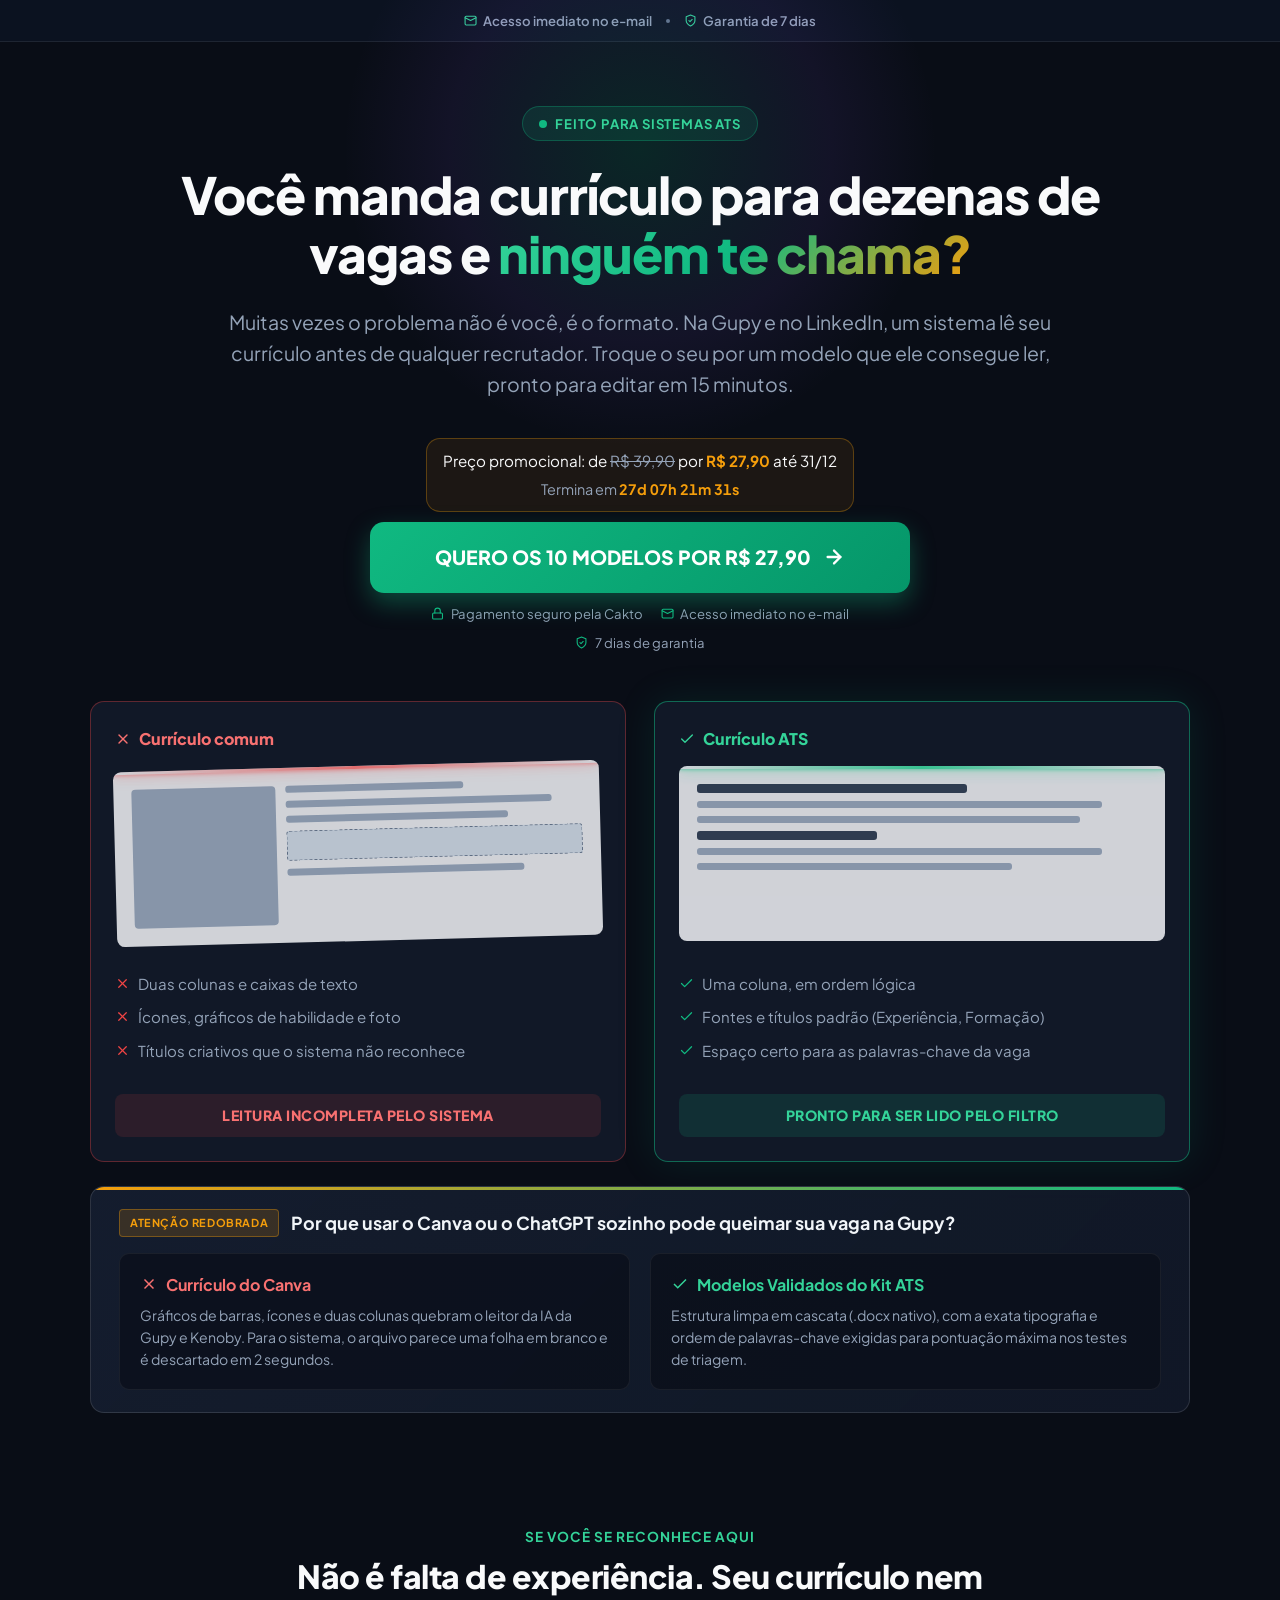
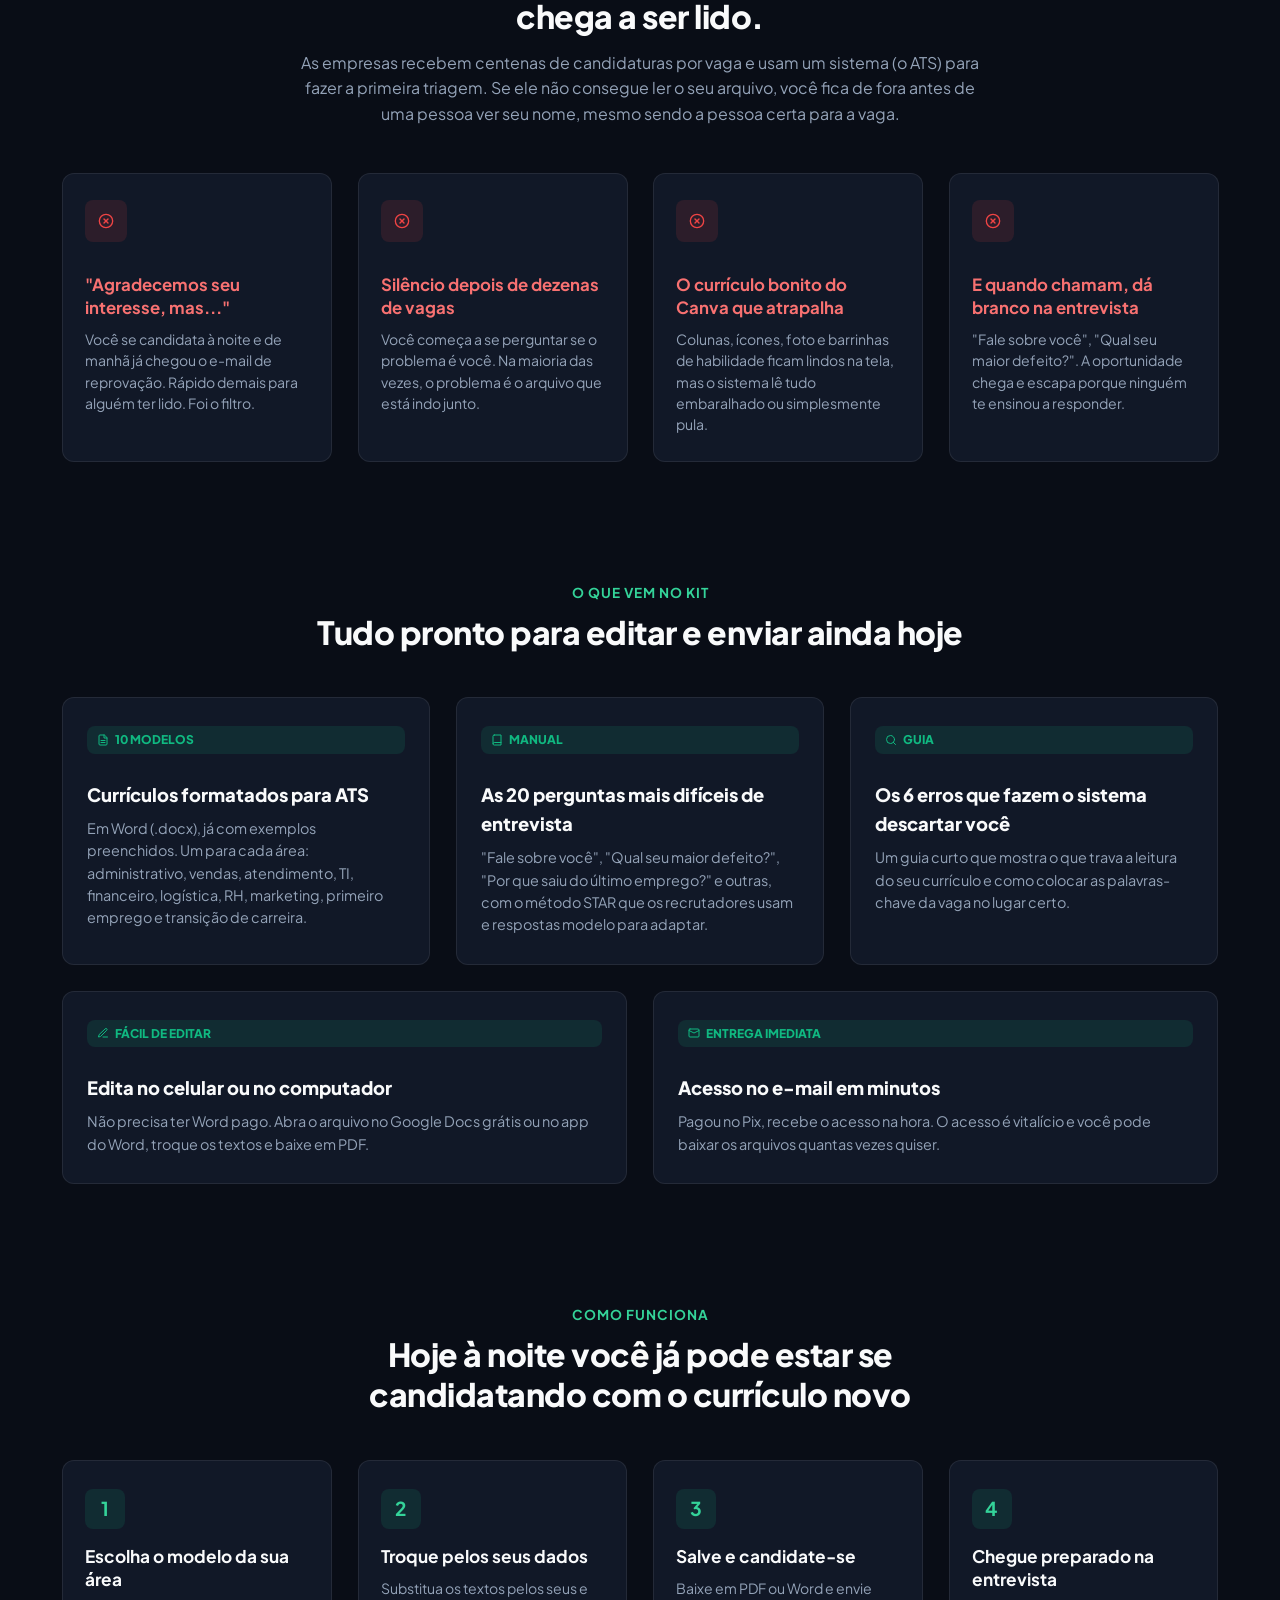
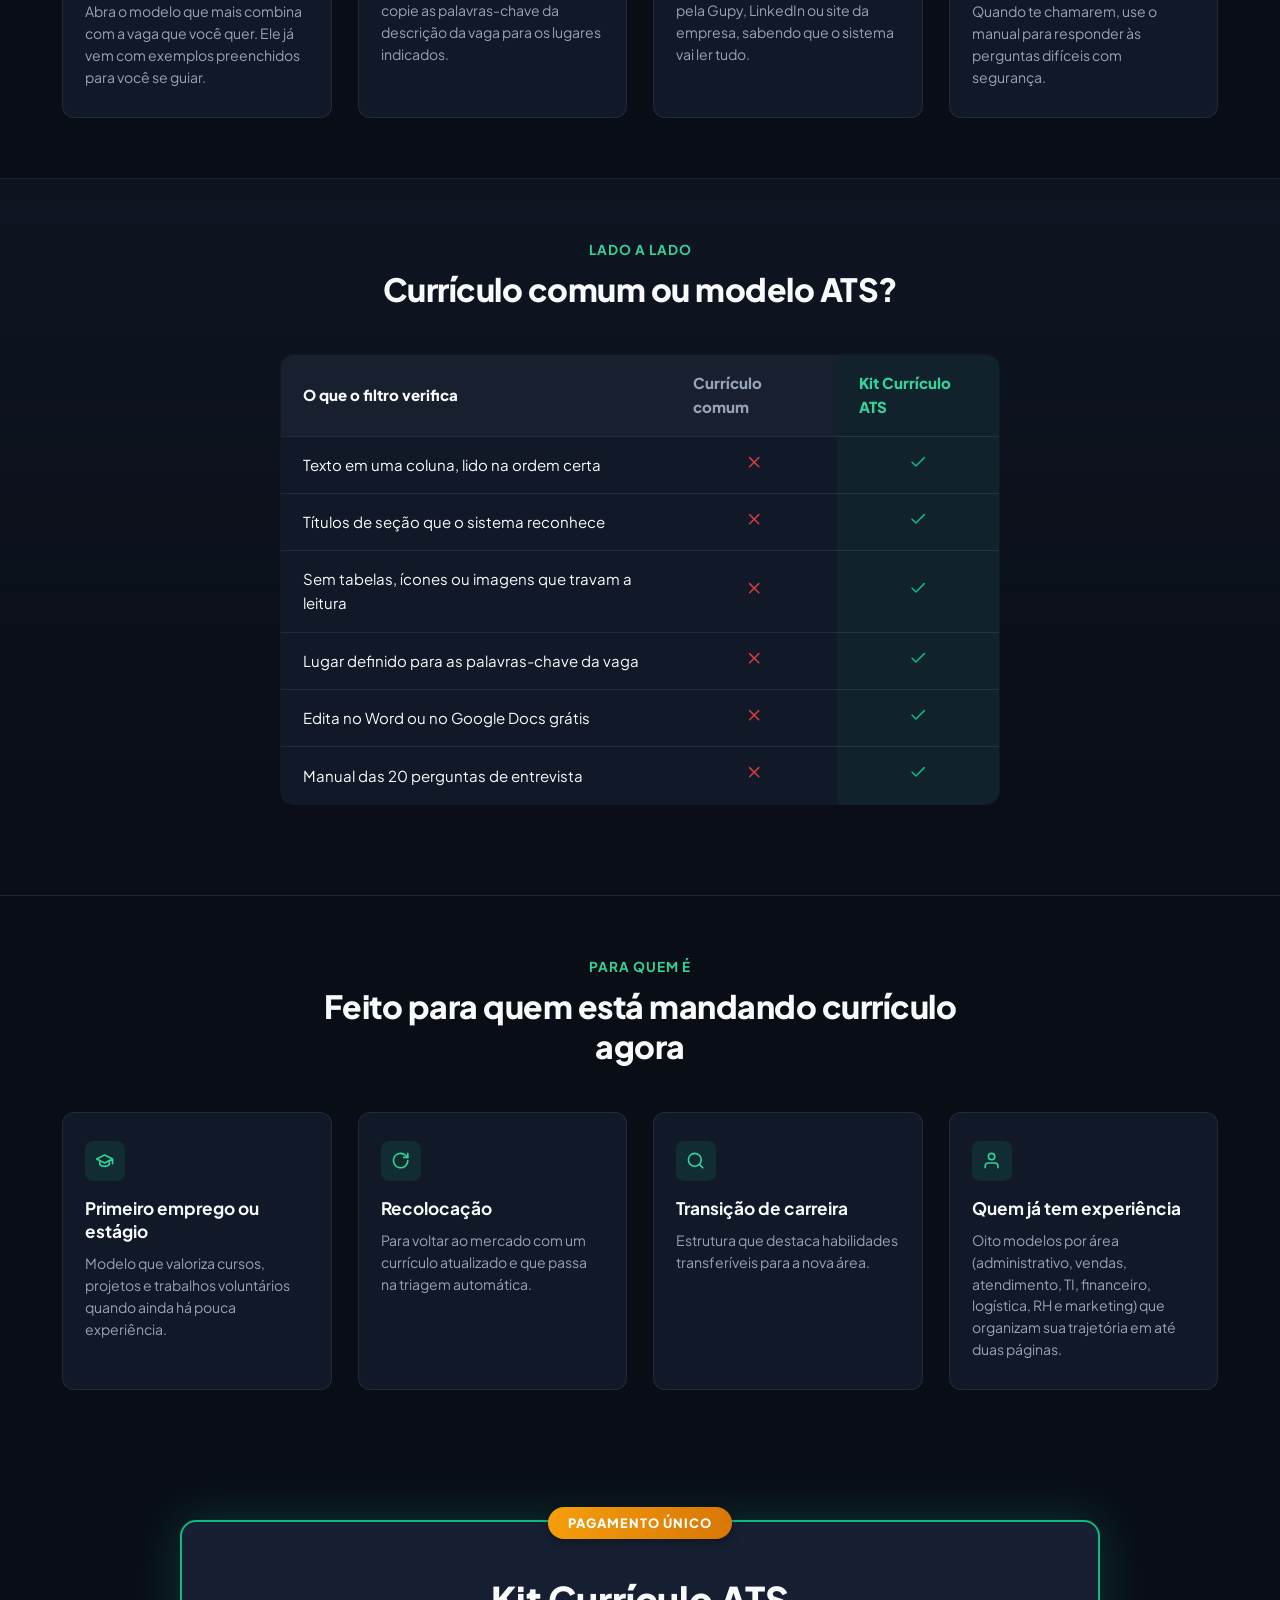
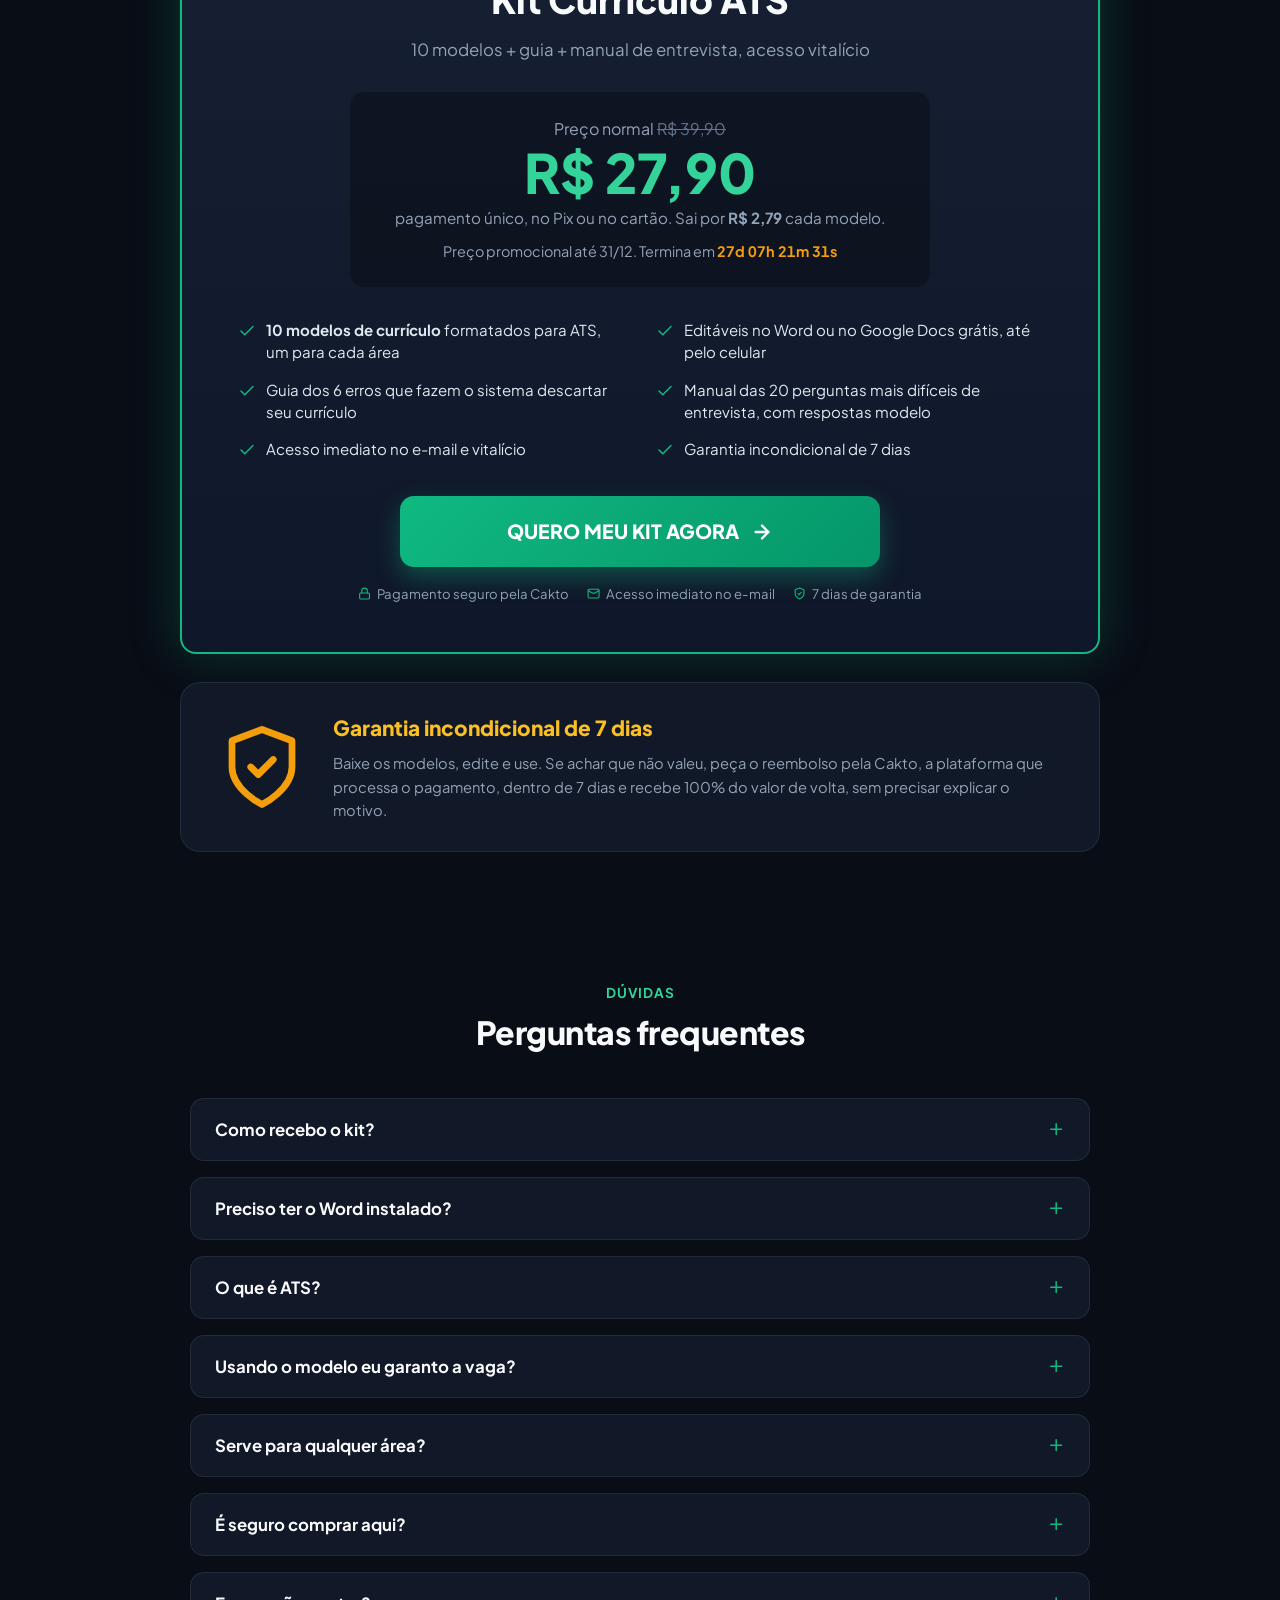
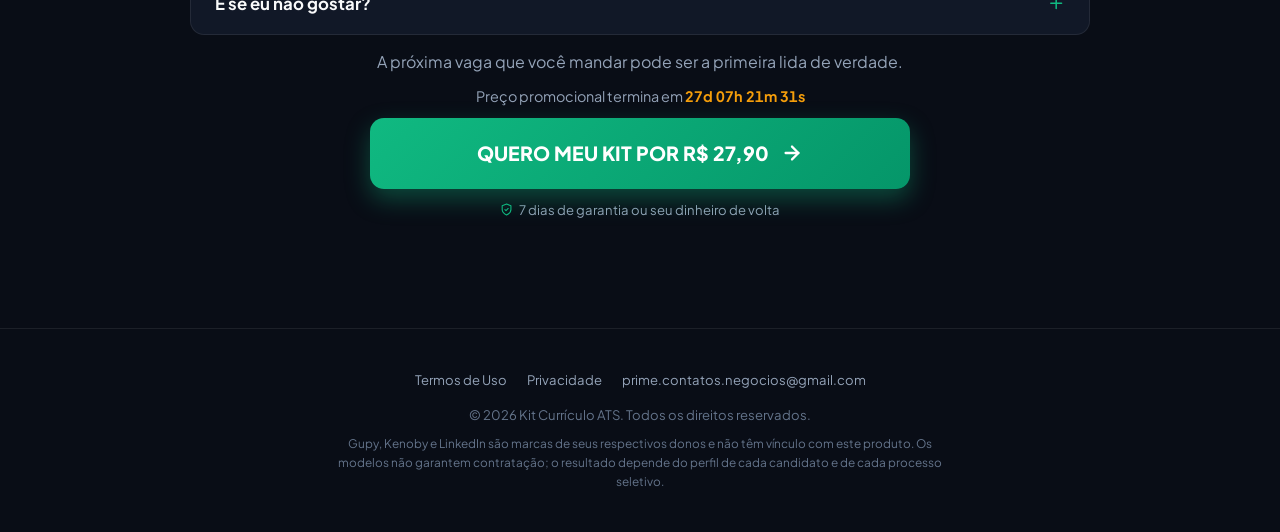
<file: index.html>
<!DOCTYPE html>
<html lang="pt-BR">
<head>
  <meta charset="UTF-8">
  <meta name="viewport" content="width=device-width, initial-scale=1.0">
  <title>Kit Currículo ATS: 10 modelos prontos para os filtros de contratação</title>
  <meta name="description" content="10 modelos de currículo no Word e Google Docs formatados para sistemas ATS, mais o manual das 20 perguntas mais difíceis de entrevista. Acesso imediato e garantia de 7 dias.">
  <meta name="theme-color" content="#090D16">
  <meta property="og:type" content="website">
  <meta property="og:title" content="Kit Currículo ATS: 10 modelos prontos para os filtros de contratação">
  <meta property="og:description" content="Modelos no Word e Google Docs feitos para serem lidos pelos sistemas de recrutamento. Acesso imediato e 7 dias de garantia.">
  <link rel="preconnect" href="https://fonts.googleapis.com">
  <link rel="preconnect" href="https://fonts.gstatic.com" crossorigin>
  <link rel="stylesheet" href="https://fonts.googleapis.com/css2?family=Plus+Jakarta+Sans:wght@400;500;600;700;800&display=swap">
  <link rel="stylesheet" href="style.css?v=2026103005">
</head>
<body class="bg-glow-wrapper">

  <!-- BARRA SUPERIOR -->
  <aside class="info-bar" aria-label="Destaques da oferta">
    <span><svg class="icon" viewBox="0 0 24 24" aria-hidden="true"><rect x="2" y="4" width="20" height="16" rx="2"></rect><path d="m22 7-10 5L2 7"></path></svg>Acesso imediato no e-mail</span>
    <span class="info-bar-sep" aria-hidden="true"></span>
    <span><svg class="icon" viewBox="0 0 24 24" aria-hidden="true"><path d="M12 22s8-4 8-10V5l-8-3-8 3v7c0 6 8 10 8 10z"></path><path d="m9 12 2 2 4-4"></path></svg>Garantia de 7 dias</span>
  </aside>

  <!-- HERO -->
  <header class="hero-section">
    <div class="container">
      <div class="badge-pill">
        <span class="pulse-dot"></span>
        Feito para sistemas ATS
      </div>

      <h1 class="hero-title">
        Você manda currículo para dezenas de vagas e <span class="highlight">ninguém te chama?</span>
      </h1>

      <p class="hero-subtitle">
        Muitas vezes o problema não é você, é o formato. Na Gupy e no LinkedIn, um sistema lê seu currículo antes de qualquer recrutador. Troque o seu por um modelo que ele consegue ler, pronto para editar em 15 minutos.
      </p>

      <div class="cta-button-wrapper">
        <div class="launch-strip" data-launch-only>
          <span>Preço promocional: de <s data-config="product.regularPrice">R$ 39,90</s> por <strong data-config="product.salePrice">R$ 27,90</strong> até <span data-launch-date>30/11</span></span>
          <span class="launch-timer">Termina em <strong data-countdown>7d 00h 00m 00s</strong></span>
        </div>
        <a href="https://pay.cakto.com.br/mofs5mf" class="btn-cta" data-checkout-btn="product" id="hero-cta-btn">
          <span>QUERO OS 10 MODELOS POR <span data-config="product.salePrice">R$ 27,90</span></span>
          <svg width="22" height="22" viewBox="0 0 24 24" fill="none" stroke="currentColor" stroke-width="2.5" stroke-linecap="round" stroke-linejoin="round" aria-hidden="true"><line x1="5" y1="12" x2="19" y2="12"></line><polyline points="12 5 19 12 12 19"></polyline></svg>
        </a>
        <div class="btn-subtext">
          <span><svg class="icon" viewBox="0 0 24 24" aria-hidden="true"><rect x="3" y="11" width="18" height="11" rx="2"></rect><path d="M7 11V7a5 5 0 0 1 10 0v4"></path></svg>Pagamento seguro pela Cakto</span>
          <span><svg class="icon" viewBox="0 0 24 24" aria-hidden="true"><rect x="2" y="4" width="20" height="16" rx="2"></rect><path d="m22 7-10 5L2 7"></path></svg>Acesso imediato no e-mail</span>
          <span><svg class="icon" viewBox="0 0 24 24" aria-hidden="true"><path d="M12 22s8-4 8-10V5l-8-3-8 3v7c0 6 8 10 8 10z"></path><path d="m9 12 2 2 4-4"></path></svg>7 dias de garantia</span>
        </div>
      </div>

      <!-- COMPARATIVO VISUAL -->
      <div class="ats-compare" aria-label="Comparativo entre currículo comum e currículo ATS">
        <div class="ats-col ats-col--bad">
          <div class="ats-col-head"><svg class="icon" viewBox="0 0 24 24" aria-hidden="true"><line x1="18" y1="6" x2="6" y2="18"></line><line x1="6" y1="6" x2="18" y2="18"></line></svg>Currículo comum</div>
          <div class="ats-paper" aria-hidden="true">
            <div class="ats-paper-side"></div>
            <div class="ats-paper-main">
              <i class="w60"></i><i class="w90"></i><i class="w75"></i><i class="box"></i><i class="w80"></i>
            </div>
          </div>
          <ul class="ats-list">
            <li><svg class="icon" viewBox="0 0 24 24" aria-hidden="true"><line x1="18" y1="6" x2="6" y2="18"></line><line x1="6" y1="6" x2="18" y2="18"></line></svg>Duas colunas e caixas de texto</li>
            <li><svg class="icon" viewBox="0 0 24 24" aria-hidden="true"><line x1="18" y1="6" x2="6" y2="18"></line><line x1="6" y1="6" x2="18" y2="18"></line></svg>Ícones, gráficos de habilidade e foto</li>
            <li><svg class="icon" viewBox="0 0 24 24" aria-hidden="true"><line x1="18" y1="6" x2="6" y2="18"></line><line x1="6" y1="6" x2="18" y2="18"></line></svg>Títulos criativos que o sistema não reconhece</li>
          </ul>
          <div class="ats-result">Leitura incompleta pelo sistema</div>
        </div>

                <div class="ats-col ats-col--good">
          <div class="ats-col-head"><svg class="icon" viewBox="0 0 24 24" aria-hidden="true"><polyline points="20 6 9 17 4 12"></polyline></svg>Currículo ATS</div>
          <div class="ats-paper ats-paper--clean" aria-hidden="true">
            <div class="ats-paper-main">
              <i class="w60 strong"></i><i class="w90"></i><i class="w85"></i><i class="w40 strong"></i><i class="w90"></i><i class="w70"></i>
            </div>
          </div>
          <ul class="ats-list">
            <li><svg class="icon" viewBox="0 0 24 24" aria-hidden="true"><polyline points="20 6 9 17 4 12"></polyline></svg>Uma coluna, em ordem lógica</li>
            <li><svg class="icon" viewBox="0 0 24 24" aria-hidden="true"><polyline points="20 6 9 17 4 12"></polyline></svg>Fontes e títulos padrão (Experiência, Formação)</li>
            <li><svg class="icon" viewBox="0 0 24 24" aria-hidden="true"><polyline points="20 6 9 17 4 12"></polyline></svg>Espaço certo para as palavras-chave da vaga</li>
          </ul>
          <div class="ats-result">Pronto para ser lido pelo filtro</div>
        </div>
      </div><!-- Fecha ats-compare aqui! -->

      <!-- MATADOR DE OBJEÇÃO: POR QUE CANVA E CHATGPT SÃO REPROVADOS -->
      <div class="objection-killer-card">
        <div class="objection-header">
          <span class="objection-badge">Atenção Redobrada</span>
          <h3 class="objection-title">Por que usar o Canva ou o ChatGPT sozinho pode queimar sua vaga na Gupy?</h3>
        </div>
        <div class="objection-grid">
          <div class="objection-item objection-item-bad">
            <div class="objection-item-title">
              <svg width="18" height="18" viewBox="0 0 24 24" fill="none" stroke="currentColor" stroke-width="2"><line x1="18" y1="6" x2="6" y2="18"></line><line x1="6" y1="6" x2="18" y2="18"></line></svg>
              Currículo do Canva
            </div>
            <p class="objection-item-desc">
              Gráficos de barras, ícones e duas colunas quebram o leitor da IA da Gupy e Kenoby. Para o sistema, o arquivo parece uma folha em branco e é descartado em 2 segundos.
            </p>
          </div>
          <div class="objection-item objection-item-good">
            <div class="objection-item-title">
              <svg width="18" height="18" viewBox="0 0 24 24" fill="none" stroke="currentColor" stroke-width="2"><polyline points="20 6 9 17 4 12"></polyline></svg>
              Modelos Validados do Kit ATS
            </div>
            <p class="objection-item-desc">
              Estrutura limpa em cascata (.docx nativo), com a exata tipografia e ordem de palavras-chave exigidas para pontuação máxima nos testes de triagem.
            </p>
          </div>
        </div>
      </div>
    </div>
      </div>
    </div>
  </header>

  <main>
  <!-- DORES -->
  <section class="section-wrapper" id="problema">
    <div class="container">
      <div class="section-header">
        <span class="section-tag">Se você se reconhece aqui</span>
        <h2 class="section-title">Não é falta de experiência. Seu currículo nem chega a ser lido.</h2>
        <p class="section-lead">As empresas recebem centenas de candidaturas por vaga e usam um sistema (o ATS) para fazer a primeira triagem. Se ele não consegue ler o seu arquivo, você fica de fora antes de uma pessoa ver seu nome, mesmo sendo a pessoa certa para a vaga.</p>
      </div>

      <div class="pain-grid">
        <div class="pain-card">
          <div class="pain-icon"><svg class="icon" viewBox="0 0 24 24" aria-hidden="true"><circle cx="12" cy="12" r="10"></circle><line x1="15" y1="9" x2="9" y2="15"></line><line x1="9" y1="9" x2="15" y2="15"></line></svg></div>
          <div class="pain-content">
            <h3>"Agradecemos seu interesse, mas..."</h3>
            <p>Você se candidata à noite e de manhã já chegou o e-mail de reprovação. Rápido demais para alguém ter lido. Foi o filtro.</p>
          </div>
        </div>
        <div class="pain-card">
          <div class="pain-icon"><svg class="icon" viewBox="0 0 24 24" aria-hidden="true"><circle cx="12" cy="12" r="10"></circle><line x1="15" y1="9" x2="9" y2="15"></line><line x1="9" y1="9" x2="15" y2="15"></line></svg></div>
          <div class="pain-content">
            <h3>Silêncio depois de dezenas de vagas</h3>
            <p>Você começa a se perguntar se o problema é você. Na maioria das vezes, o problema é o arquivo que está indo junto.</p>
          </div>
        </div>
        <div class="pain-card">
          <div class="pain-icon"><svg class="icon" viewBox="0 0 24 24" aria-hidden="true"><circle cx="12" cy="12" r="10"></circle><line x1="15" y1="9" x2="9" y2="15"></line><line x1="9" y1="9" x2="15" y2="15"></line></svg></div>
          <div class="pain-content">
            <h3>O currículo bonito do Canva que atrapalha</h3>
            <p>Colunas, ícones, foto e barrinhas de habilidade ficam lindos na tela, mas o sistema lê tudo embaralhado ou simplesmente pula.</p>
          </div>
        </div>
        <div class="pain-card">
          <div class="pain-icon"><svg class="icon" viewBox="0 0 24 24" aria-hidden="true"><circle cx="12" cy="12" r="10"></circle><line x1="15" y1="9" x2="9" y2="15"></line><line x1="9" y1="9" x2="15" y2="15"></line></svg></div>
          <div class="pain-content">
            <h3>E quando chamam, dá branco na entrevista</h3>
            <p>"Fale sobre você", "Qual seu maior defeito?". A oportunidade chega e escapa porque ninguém te ensinou a responder.</p>
          </div>
        </div>
      </div>
    </div>
  </section>

  <!-- O QUE VOCÊ RECEBE -->
  <section class="section-wrapper" id="conteudo">
    <div class="container">
      <div class="section-header">
        <span class="section-tag">O que vem no kit</span>
        <h2 class="section-title">Tudo pronto para editar e enviar ainda hoje</h2>
      </div>

      <div class="features-grid">
        <article class="feature-box">
          <span class="feature-num"><svg class="icon" viewBox="0 0 24 24" aria-hidden="true"><path d="M14 2H6a2 2 0 0 0-2 2v16a2 2 0 0 0 2 2h12a2 2 0 0 0 2-2V8z"></path><polyline points="14 2 14 8 20 8"></polyline><line x1="16" y1="13" x2="8" y2="13"></line><line x1="16" y1="17" x2="8" y2="17"></line></svg>10 MODELOS</span>
          <h3>Currículos formatados para ATS</h3>
          <p>Em Word (.docx), já com exemplos preenchidos. Um para cada área: administrativo, vendas, atendimento, TI, financeiro, logística, RH, marketing, primeiro emprego e transição de carreira.</p>
        </article>

        <article class="feature-box">
          <span class="feature-num"><svg class="icon" viewBox="0 0 24 24" aria-hidden="true"><path d="M4 19.5A2.5 2.5 0 0 1 6.5 17H20"></path><path d="M6.5 2H20v20H6.5A2.5 2.5 0 0 1 4 19.5v-15A2.5 2.5 0 0 1 6.5 2z"></path></svg>MANUAL</span>
          <h3>As 20 perguntas mais difíceis de entrevista</h3>
          <p>"Fale sobre você", "Qual seu maior defeito?", "Por que saiu do último emprego?" e outras, com o método STAR que os recrutadores usam e respostas modelo para adaptar.</p>
        </article>

        <article class="feature-box">
          <span class="feature-num"><svg class="icon" viewBox="0 0 24 24" aria-hidden="true"><circle cx="11" cy="11" r="8"></circle><line x1="21" y1="21" x2="16.65" y2="16.65"></line></svg>GUIA</span>
          <h3>Os 6 erros que fazem o sistema descartar você</h3>
          <p>Um guia curto que mostra o que trava a leitura do seu currículo e como colocar as palavras-chave da vaga no lugar certo.</p>
        </article>

        <article class="feature-box">
          <span class="feature-num"><svg class="icon" viewBox="0 0 24 24" aria-hidden="true"><path d="M12 20h9"></path><path d="M16.5 3.5a2.12 2.12 0 0 1 3 3L7 19l-4 1 1-4Z"></path></svg>FÁCIL DE EDITAR</span>
          <h3>Edita no celular ou no computador</h3>
          <p>Não precisa ter Word pago. Abra o arquivo no Google Docs grátis ou no app do Word, troque os textos e baixe em PDF.</p>
        </article>

        <article class="feature-box">
          <span class="feature-num"><svg class="icon" viewBox="0 0 24 24" aria-hidden="true"><rect x="2" y="4" width="20" height="16" rx="2"></rect><path d="m22 7-10 5L2 7"></path></svg>ENTREGA IMEDIATA</span>
          <h3>Acesso no e-mail em minutos</h3>
          <p>Pagou no Pix, recebe o acesso na hora. O acesso é vitalício e você pode baixar os arquivos quantas vezes quiser.</p>
        </article>
      </div>
    </div>
  </section>

  <!-- COMO FUNCIONA -->
  <section class="section-wrapper" id="como-funciona">
    <div class="container">
      <div class="section-header">
        <span class="section-tag">Como funciona</span>
        <h2 class="section-title">Hoje à noite você já pode estar se candidatando com o currículo novo</h2>
      </div>

      <div class="audience-grid">
        <div class="audience-card">
          <div class="audience-icon"><strong>1</strong></div>
          <h3>Escolha o modelo da sua área</h3>
          <p>Abra o modelo que mais combina com a vaga que você quer. Ele já vem com exemplos preenchidos para você se guiar.</p>
        </div>
        <div class="audience-card">
          <div class="audience-icon"><strong>2</strong></div>
          <h3>Troque pelos seus dados</h3>
          <p>Substitua os textos pelos seus e copie as palavras-chave da descrição da vaga para os lugares indicados.</p>
        </div>
        <div class="audience-card">
          <div class="audience-icon"><strong>3</strong></div>
          <h3>Salve e candidate-se</h3>
          <p>Baixe em PDF ou Word e envie pela Gupy, LinkedIn ou site da empresa, sabendo que o sistema vai ler tudo.</p>
        </div>
        <div class="audience-card">
          <div class="audience-icon"><strong>4</strong></div>
          <h3>Chegue preparado na entrevista</h3>
          <p>Quando te chamarem, use o manual para responder às perguntas difíceis com segurança.</p>
        </div>
      </div>
    </div>
  </section>

  <!-- COMPARATIVO DE BENEFÍCIOS -->
  <section class="section-wrapper bonus-section" id="comparativo">
    <div class="container">
      <div class="section-header">
        <span class="section-tag">Lado a lado</span>
        <h2 class="section-title">Currículo comum ou modelo ATS?</h2>
      </div>

      <div class="table-scroll">
        <table class="comparison-table">
          <thead>
            <tr>
              <th scope="col">O que o filtro verifica</th>
              <th scope="col" class="center col-muted">Currículo comum</th>
              <th scope="col" class="center col-highlight">Kit Currículo ATS</th>
            </tr>
          </thead>
          <tbody>
          <tr>
            <td>Texto em uma coluna, lido na ordem certa</td>
            <td class="center"><span class="cell-no"><svg class="icon" viewBox="0 0 24 24" aria-hidden="true"><line x1="18" y1="6" x2="6" y2="18"></line><line x1="6" y1="6" x2="18" y2="18"></line></svg></span></td>
            <td class="center col-highlight"><span class="cell-yes"><svg class="icon" viewBox="0 0 24 24" aria-hidden="true"><polyline points="20 6 9 17 4 12"></polyline></svg></span></td>
          </tr>
          <tr>
            <td>Títulos de seção que o sistema reconhece</td>
            <td class="center"><span class="cell-no"><svg class="icon" viewBox="0 0 24 24" aria-hidden="true"><line x1="18" y1="6" x2="6" y2="18"></line><line x1="6" y1="6" x2="18" y2="18"></line></svg></span></td>
            <td class="center col-highlight"><span class="cell-yes"><svg class="icon" viewBox="0 0 24 24" aria-hidden="true"><polyline points="20 6 9 17 4 12"></polyline></svg></span></td>
          </tr>
          <tr>
            <td>Sem tabelas, ícones ou imagens que travam a leitura</td>
            <td class="center"><span class="cell-no"><svg class="icon" viewBox="0 0 24 24" aria-hidden="true"><line x1="18" y1="6" x2="6" y2="18"></line><line x1="6" y1="6" x2="18" y2="18"></line></svg></span></td>
            <td class="center col-highlight"><span class="cell-yes"><svg class="icon" viewBox="0 0 24 24" aria-hidden="true"><polyline points="20 6 9 17 4 12"></polyline></svg></span></td>
          </tr>
          <tr>
            <td>Lugar definido para as palavras-chave da vaga</td>
            <td class="center"><span class="cell-no"><svg class="icon" viewBox="0 0 24 24" aria-hidden="true"><line x1="18" y1="6" x2="6" y2="18"></line><line x1="6" y1="6" x2="18" y2="18"></line></svg></span></td>
            <td class="center col-highlight"><span class="cell-yes"><svg class="icon" viewBox="0 0 24 24" aria-hidden="true"><polyline points="20 6 9 17 4 12"></polyline></svg></span></td>
          </tr>
          <tr>
            <td>Edita no Word ou no Google Docs grátis</td>
            <td class="center"><span class="cell-no"><svg class="icon" viewBox="0 0 24 24" aria-hidden="true"><line x1="18" y1="6" x2="6" y2="18"></line><line x1="6" y1="6" x2="18" y2="18"></line></svg></span></td>
            <td class="center col-highlight"><span class="cell-yes"><svg class="icon" viewBox="0 0 24 24" aria-hidden="true"><polyline points="20 6 9 17 4 12"></polyline></svg></span></td>
          </tr>
          <tr>
            <td>Manual das 20 perguntas de entrevista</td>
            <td class="center"><span class="cell-no"><svg class="icon" viewBox="0 0 24 24" aria-hidden="true"><line x1="18" y1="6" x2="6" y2="18"></line><line x1="6" y1="6" x2="18" y2="18"></line></svg></span></td>
            <td class="center col-highlight"><span class="cell-yes"><svg class="icon" viewBox="0 0 24 24" aria-hidden="true"><polyline points="20 6 9 17 4 12"></polyline></svg></span></td>
          </tr>
          </tbody>
        </table>
      </div>
    </div>
  </section>

  <!-- PARA QUEM É -->
  <section class="section-wrapper" id="para-quem">
    <div class="container">
      <div class="section-header">
        <span class="section-tag">Para quem é</span>
        <h2 class="section-title">Feito para quem está mandando currículo agora</h2>
      </div>

      <div class="audience-grid">
        <div class="audience-card">
          <div class="audience-icon"><svg class="icon" viewBox="0 0 24 24" aria-hidden="true"><path d="M22 10v6M2 10l10-5 10 5-10 5z"></path><path d="M6 12v5c3 3 9 3 12 0v-5"></path></svg></div>
          <h3>Primeiro emprego ou estágio</h3>
          <p>Modelo que valoriza cursos, projetos e trabalhos voluntários quando ainda há pouca experiência.</p>
        </div>
        <div class="audience-card">
          <div class="audience-icon"><svg class="icon" viewBox="0 0 24 24" aria-hidden="true"><path d="M21 12a9 9 0 1 1-3-6.7L21 8"></path><polyline points="21 3 21 8 16 8"></polyline></svg></div>
          <h3>Recolocação</h3>
          <p>Para voltar ao mercado com um currículo atualizado e que passa na triagem automática.</p>
        </div>
        <div class="audience-card">
          <div class="audience-icon"><svg class="icon" viewBox="0 0 24 24" aria-hidden="true"><circle cx="11" cy="11" r="8"></circle><line x1="21" y1="21" x2="16.65" y2="16.65"></line></svg></div>
          <h3>Transição de carreira</h3>
          <p>Estrutura que destaca habilidades transferíveis para a nova área.</p>
        </div>
        <div class="audience-card">
          <div class="audience-icon"><svg class="icon" viewBox="0 0 24 24" aria-hidden="true"><path d="M20 21v-2a4 4 0 0 0-4-4H8a4 4 0 0 0-4 4v2"></path><circle cx="12" cy="7" r="4"></circle></svg></div>
          <h3>Quem já tem experiência</h3>
          <p>Oito modelos por área (administrativo, vendas, atendimento, TI, financeiro, logística, RH e marketing) que organizam sua trajetória em até duas páginas.</p>
        </div>
      </div>
    </div>
  </section>

  <!-- OFERTA -->
  <section class="pricing-section" id="oferta">
    <div class="container">
      <div class="pricing-card">
        <div class="pricing-badge-top">Pagamento único</div>

        <h2 data-config="product.name">Kit Currículo ATS</h2>
        <p class="price-tagline">10 modelos + guia + manual de entrevista, acesso vitalício</p>

        <div class="pricing-box">
          <div class="old-price" data-launch-only>Preço normal <span data-config="product.regularPrice">R$ 39,90</span></div>
          <div class="current-price" data-config="product.salePrice">R$ 27,90</div>
          <div class="installments-note">pagamento único, no Pix ou no cartão. Sai por <strong data-price-per-model>R$ 2,79</strong> cada modelo.</div>
          <div class="launch-timer launch-timer--card" data-launch-only>Preço promocional até <span data-launch-date>30/11</span>. Termina em <strong data-countdown>7d 00h 00m 00s</strong></div>
        </div>

        <ul class="checklist-offer">
          <li><svg class="icon" viewBox="0 0 24 24" aria-hidden="true"><polyline points="20 6 9 17 4 12"></polyline></svg><span><strong>10 modelos de currículo</strong> formatados para ATS, um para cada área</span></li>
          <li><svg class="icon" viewBox="0 0 24 24" aria-hidden="true"><polyline points="20 6 9 17 4 12"></polyline></svg><span>Editáveis no Word ou no Google Docs grátis, até pelo celular</span></li>
          <li><svg class="icon" viewBox="0 0 24 24" aria-hidden="true"><polyline points="20 6 9 17 4 12"></polyline></svg><span>Guia dos 6 erros que fazem o sistema descartar seu currículo</span></li>
          <li><svg class="icon" viewBox="0 0 24 24" aria-hidden="true"><polyline points="20 6 9 17 4 12"></polyline></svg><span>Manual das 20 perguntas mais difíceis de entrevista, com respostas modelo</span></li>
          <li><svg class="icon" viewBox="0 0 24 24" aria-hidden="true"><polyline points="20 6 9 17 4 12"></polyline></svg><span>Acesso imediato no e-mail e vitalício</span></li>
          <li><svg class="icon" viewBox="0 0 24 24" aria-hidden="true"><polyline points="20 6 9 17 4 12"></polyline></svg><span>Garantia incondicional de 7 dias</span></li>
        </ul>

        <a href="https://pay.cakto.com.br/mofs5mf" class="btn-cta" data-checkout-btn="product" id="pricing-cta-btn">
          <span>QUERO MEU KIT AGORA</span>
          <svg width="22" height="22" viewBox="0 0 24 24" fill="none" stroke="currentColor" stroke-width="2.5" stroke-linecap="round" stroke-linejoin="round" aria-hidden="true"><line x1="5" y1="12" x2="19" y2="12"></line><polyline points="12 5 19 12 12 19"></polyline></svg>
        </a>

        <div class="btn-subtext btn-subtext--spaced">
          <span><svg class="icon" viewBox="0 0 24 24" aria-hidden="true"><rect x="3" y="11" width="18" height="11" rx="2"></rect><path d="M7 11V7a5 5 0 0 1 10 0v4"></path></svg>Pagamento seguro pela Cakto</span>
          <span><svg class="icon" viewBox="0 0 24 24" aria-hidden="true"><rect x="2" y="4" width="20" height="16" rx="2"></rect><path d="m22 7-10 5L2 7"></path></svg>Acesso imediato no e-mail</span>
          <span><svg class="icon" viewBox="0 0 24 24" aria-hidden="true"><path d="M12 22s8-4 8-10V5l-8-3-8 3v7c0 6 8 10 8 10z"></path><path d="m9 12 2 2 4-4"></path></svg>7 dias de garantia</span>
        </div>
      </div>

      <div class="guarantee-box">
        <div class="guarantee-seal">
          <svg viewBox="0 0 24 24" fill="none" stroke="#F59E0B" stroke-width="1.8" stroke-linecap="round" stroke-linejoin="round" aria-hidden="true">
            <path d="M12 22s8-4 8-10V5l-8-3-8 3v7c0 6 8 10 8 10z"></path>
            <path d="m9 12 2 2 4-4"></path>
          </svg>
        </div>
        <div class="guarantee-text">
          <h3>Garantia incondicional de 7 dias</h3>
          <p>Baixe os modelos, edite e use. Se achar que não valeu, peça o reembolso pela Cakto, a plataforma que processa o pagamento, dentro de 7 dias e recebe 100% do valor de volta, sem precisar explicar o motivo.</p>
        </div>
      </div>
    </div>
  </section>

  <!-- FAQ -->
  <section class="section-wrapper" id="faq">
    <div class="container">
      <div class="section-header">
        <span class="section-tag">Dúvidas</span>
        <h2 class="section-title">Perguntas frequentes</h2>
      </div>

      <div class="faq-list">
        <div class="faq-item">
          <button type="button" class="faq-question" aria-expanded="false">
            <span>Como recebo o kit?</span>
            <span class="faq-icon"><svg class="icon" viewBox="0 0 24 24" aria-hidden="true"><line x1="12" y1="5" x2="12" y2="19"></line><line x1="5" y1="12" x2="19" y2="12"></line></svg></span>
          </button>
          <div class="faq-answer">
            <p>Assim que o pagamento é aprovado, você recebe um e-mail com o acesso. No Pix a aprovação é na hora. Os arquivos ficam disponíveis para baixar quantas vezes quiser.</p>
          </div>
        </div>
        <div class="faq-item">
          <button type="button" class="faq-question" aria-expanded="false">
            <span>Preciso ter o Word instalado?</span>
            <span class="faq-icon"><svg class="icon" viewBox="0 0 24 24" aria-hidden="true"><line x1="12" y1="5" x2="12" y2="19"></line><line x1="5" y1="12" x2="19" y2="12"></line></svg></span>
          </button>
          <div class="faq-answer">
            <p>Não. Os arquivos abrem no Google Docs, que é gratuito e funciona no celular, ou no app gratuito do Word. É só abrir, editar e baixar em PDF.</p>
          </div>
        </div>
        <div class="faq-item">
          <button type="button" class="faq-question" aria-expanded="false">
            <span>O que é ATS?</span>
            <span class="faq-icon"><svg class="icon" viewBox="0 0 24 24" aria-hidden="true"><line x1="12" y1="5" x2="12" y2="19"></line><line x1="5" y1="12" x2="19" y2="12"></line></svg></span>
          </button>
          <div class="faq-answer">
            <p>É o sistema que as empresas usam para receber e triar candidaturas, como Gupy, Kenoby e o recrutamento do LinkedIn. Ele lê o texto do seu currículo e compara com a vaga antes de um recrutador ver.</p>
          </div>
        </div>
        <div class="faq-item">
          <button type="button" class="faq-question" aria-expanded="false">
            <span>Usando o modelo eu garanto a vaga?</span>
            <span class="faq-icon"><svg class="icon" viewBox="0 0 24 24" aria-hidden="true"><line x1="12" y1="5" x2="12" y2="19"></line><line x1="5" y1="12" x2="19" y2="12"></line></svg></span>
          </button>
          <div class="faq-answer">
            <p>Não. Nenhum currículo garante contratação. O kit resolve a parte técnica, para que o sistema leia seu currículo inteiro e na ordem certa. O conteúdo e a experiência continuam sendo seus.</p>
          </div>
        </div>
        <div class="faq-item">
          <button type="button" class="faq-question" aria-expanded="false">
            <span>Serve para qualquer área?</span>
            <span class="faq-icon"><svg class="icon" viewBox="0 0 24 24" aria-hidden="true"><line x1="12" y1="5" x2="12" y2="19"></line><line x1="5" y1="12" x2="19" y2="12"></line></svg></span>
          </button>
          <div class="faq-answer">
            <p>Sim. Os modelos são neutros e funcionam para áreas administrativas, comerciais, técnicas, saúde, tecnologia e outras. Você ajusta os títulos e as palavras-chave conforme a vaga.</p>
          </div>
        </div>
        <div class="faq-item">
          <button type="button" class="faq-question" aria-expanded="false">
            <span>É seguro comprar aqui?</span>
            <span class="faq-icon"><svg class="icon" viewBox="0 0 24 24" aria-hidden="true"><line x1="12" y1="5" x2="12" y2="19"></line><line x1="5" y1="12" x2="19" y2="12"></line></svg></span>
          </button>
          <div class="faq-answer">
            <p>Sim. O pagamento é feito pela Cakto, uma plataforma brasileira de pagamentos para produtos digitais. Os dados do seu cartão ou do Pix vão direto para ela, e nós não temos acesso a eles. É pela Cakto também que você recebe o acesso e pode pedir o reembolso.</p>
          </div>
        </div>
        <div class="faq-item">
          <button type="button" class="faq-question" aria-expanded="false">
            <span>E se eu não gostar?</span>
            <span class="faq-icon"><svg class="icon" viewBox="0 0 24 24" aria-hidden="true"><line x1="12" y1="5" x2="12" y2="19"></line><line x1="5" y1="12" x2="19" y2="12"></line></svg></span>
          </button>
          <div class="faq-answer">
            <p>Você tem 7 dias de garantia incondicional. Peça o reembolso pela Cakto e recebe o valor integral.</p>
          </div>
        </div>
      </div>

      <div class="cta-button-wrapper">
        <p class="section-lead">A próxima vaga que você mandar pode ser a primeira lida de verdade.</p>
        <p class="launch-timer" data-launch-only>Preço promocional termina em <strong data-countdown>7d 00h 00m 00s</strong></p>
        <a href="https://pay.cakto.com.br/mofs5mf" class="btn-cta" data-checkout-btn="product" id="final-cta-btn">
          <span>QUERO MEU KIT POR <span data-config="product.salePrice">R$ 27,90</span></span>
          <svg width="22" height="22" viewBox="0 0 24 24" fill="none" stroke="currentColor" stroke-width="2.5" stroke-linecap="round" stroke-linejoin="round" aria-hidden="true"><line x1="5" y1="12" x2="19" y2="12"></line><polyline points="12 5 19 12 12 19"></polyline></svg>
        </a>
        <div class="btn-subtext">
          <span><svg class="icon" viewBox="0 0 24 24" aria-hidden="true"><path d="M12 22s8-4 8-10V5l-8-3-8 3v7c0 6 8 10 8 10z"></path><path d="m9 12 2 2 4-4"></path></svg>7 dias de garantia ou seu dinheiro de volta</span>
        </div>
      </div>
    </div>
  </section>
  </main>

  <!-- RODAPÉ -->
  <footer class="site-footer">
    <div class="container">
      <div class="footer-links">
        <a href="termos.html">Termos de Uso</a>
        <a href="privacidade.html">Privacidade</a>
        <a href="#" data-support-email>Suporte por e-mail</a>
      </div>
      <p>© <span class="current-year">2026</span> <span data-config="product.name">Kit Currículo ATS</span>. Todos os direitos reservados.</p>
      <p class="footer-disclaimer">Gupy, Kenoby e LinkedIn são marcas de seus respectivos donos e não têm vínculo com este produto. Os modelos não garantem contratação; o resultado depende do perfil de cada candidato e de cada processo seletivo.</p>
    </div>
  </footer>

  <script src="config.js?v=2026110601"></script>
  <script src="script.js?v=2026110601"></script>
  <script src="tracker.js" defer></script>
  <!-- BARRA FIXA DE COMPRA NO CELULAR (STICKY MOBILE CTA) -->
  <aside class="sticky-mobile-cta" aria-label="Acesso rápido à compra">
    <div class="sticky-mobile-inner">
      <div class="sticky-mobile-info">
        <span class="sticky-mobile-title">Kit 10 Modelos ATS</span>
        <span class="sticky-mobile-price"><s data-config="product.regularPrice">R$ 39,90</s> <span data-config="product.salePrice">R$ 27,90</span></span>
      </div>
      <a href="https://pay.cakto.com.br/mofs5mf" class="sticky-mobile-btn" data-checkout-btn="product">
        Garantir Agora ›
      </a>
    </div>
  </aside>
</body>
</html>
</file>
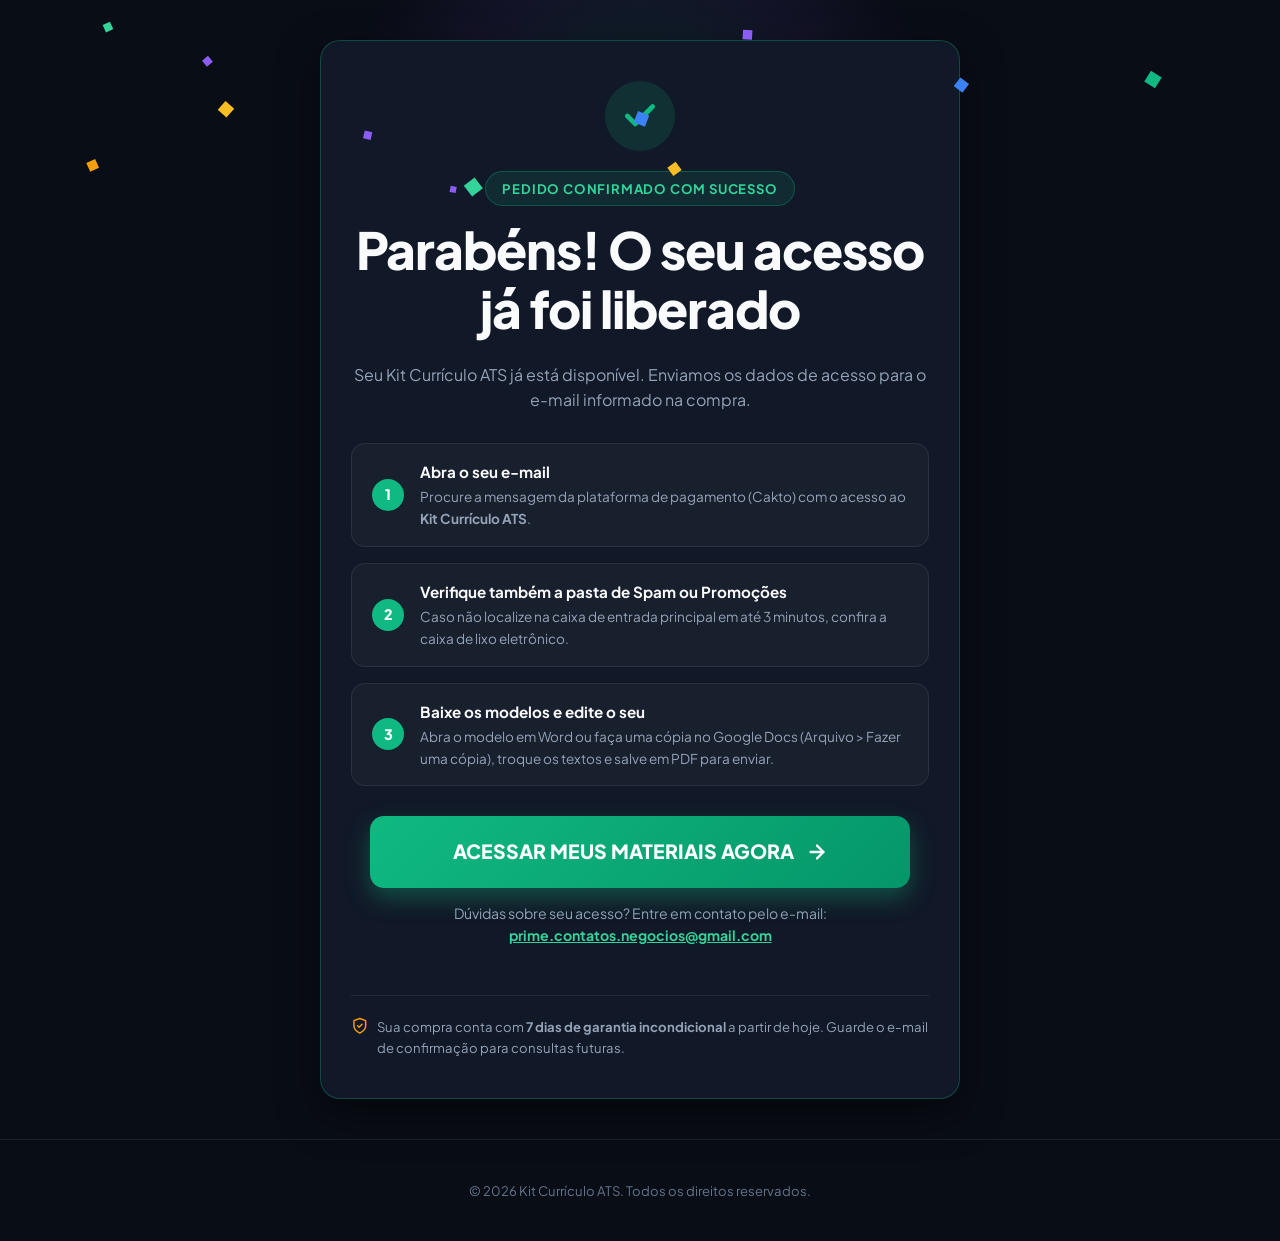
<file: obrigado.html>
<!DOCTYPE html>
<html lang="pt-BR">
<head>
  <meta charset="UTF-8">
  <meta name="viewport" content="width=device-width, initial-scale=1.0">
  <title>Pedido Confirmado - Acesso Liberado</title>
  <meta name="description" content="Sua compra foi confirmada com sucesso. Veja como acessar o seu material agora.">
  <meta name="robots" content="noindex, nofollow">
  <meta name="theme-color" content="#090D16">
  <link rel="preconnect" href="https://fonts.googleapis.com">
  <link rel="preconnect" href="https://fonts.gstatic.com" crossorigin>
  <link rel="stylesheet" href="https://fonts.googleapis.com/css2?family=Plus+Jakarta+Sans:wght@400;500;600;700;800&display=swap">
  <link rel="stylesheet" href="style.css?v=2026102603">
</head>
<body class="bg-glow-wrapper">

  <!-- CANVAS DE CONFETES DE CELEBRAÇÃO -->
  <canvas id="confetti-canvas" aria-hidden="true"></canvas>

  <main class="container thank-you-main">

    <div class="thank-you-card">

      <!-- ÍCONE DE SUCESSO -->
      <div class="celebration-icon">
        <svg viewBox="0 0 24 24" fill="none" stroke-width="3" stroke-linecap="round" stroke-linejoin="round" aria-hidden="true">
          <polyline points="20 6 9 17 4 12"></polyline>
        </svg>
      </div>

      <div class="badge-pill">
        PEDIDO CONFIRMADO COM SUCESSO
      </div>

      <h1 class="hero-title hero-title--sm">
        Parabéns! O seu acesso já foi liberado
      </h1>

      <p class="hero-subtitle">
        Seu Kit Currículo ATS já está disponível. Enviamos os dados de acesso para o e-mail informado na compra.
      </p>

      <!-- PASSO A PASSO PARA ACESSAR -->
      <ol class="access-steps">
        <li class="step-card">
          <div class="step-badge">1</div>
          <div class="step-card-text">
            <h2>Abra o seu e-mail</h2>
            <p>Procure a mensagem da plataforma de pagamento (Cakto) com o acesso ao <strong>Kit Currículo ATS</strong>.</p>
          </div>
        </li>

        <li class="step-card">
          <div class="step-badge">2</div>
          <div class="step-card-text">
            <h2>Verifique também a pasta de Spam ou Promoções</h2>
            <p>Caso não localize na caixa de entrada principal em até 3 minutos, confira a caixa de lixo eletrônico.</p>
          </div>
        </li>

        <li class="step-card">
          <div class="step-badge">3</div>
          <div class="step-card-text">
            <h2>Baixe os modelos e edite o seu</h2>
            <p>Abra o modelo em Word ou faça uma cópia no Google Docs (Arquivo &gt; Fazer uma cópia), troque os textos e salve em PDF para enviar.</p>
          </div>
        </li>
      </ol>

      <!-- BOTÕES DE AÇÃO (ACESSO CAKTO & E-MAIL) -->
      <div class="cta-button-wrapper">
        <a href="#" class="btn-cta" data-members-btn id="access-materials-btn">
          <span>ACESSAR MEUS MATERIAIS AGORA</span>
          <svg width="22" height="22" viewBox="0 0 24 24" fill="none" stroke="currentColor" stroke-width="2.5" stroke-linecap="round" stroke-linejoin="round" aria-hidden="true">
            <line x1="5" y1="12" x2="19" y2="12"></line>
            <polyline points="12 5 19 12 12 19"></polyline>
          </svg>
        </a>

        <p class="support-note">
          Dúvidas sobre seu acesso? Entre em contato pelo e-mail:<br>
          <a href="#" data-support-email>prime.contatos.negocios@gmail.com</a>
        </p>
      </div>

      <!-- RESUMO DA GARANTIA -->
      <p class="thank-you-guarantee">
        <svg class="icon" viewBox="0 0 24 24" aria-hidden="true"><path d="M12 22s8-4 8-10V5l-8-3-8 3v7c0 6 8 10 8 10z"></path><path d="m9 12 2 2 4-4"></path></svg><span>Sua compra conta com <strong>7 dias de garantia incondicional</strong> a partir de hoje. Guarde o e-mail de confirmação para consultas futuras.</span>
      </p>

    </div>

  </main>

  <!-- RODAPÉ SIMPLES -->
  <footer class="site-footer">
    <div class="container">
      <p>© <span class="current-year">2026</span> <span data-config="product.name">Kit Currículo ATS</span>. Todos os direitos reservados.</p>
    </div>
  </footer>

  <!-- SCRIPTS -->
  <script src="config.js?v=2026110601"></script>
  <script src="script.js?v=2026110601"></script>
</body>
</html>
</file>
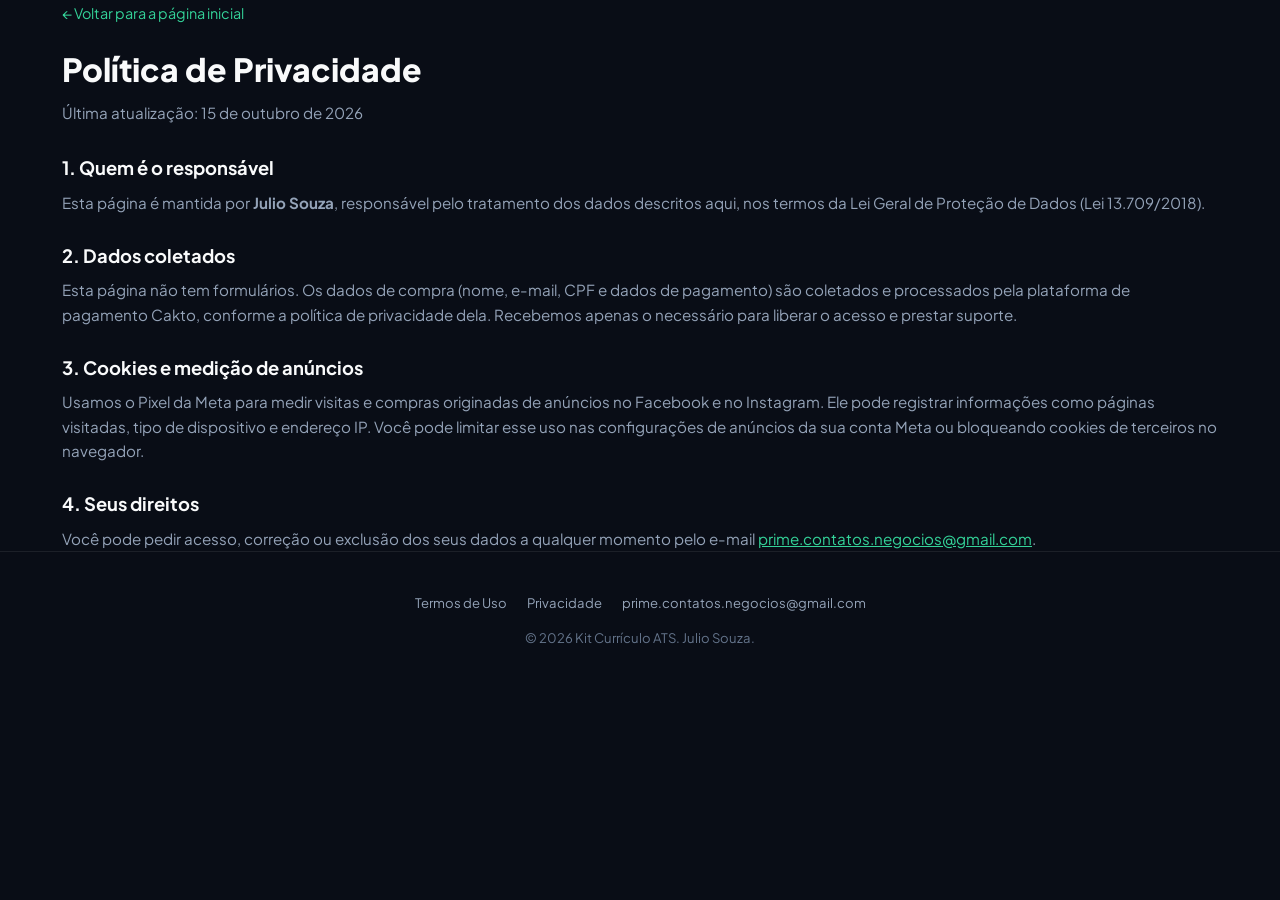
<file: privacidade.html>
<!DOCTYPE html>
<html lang="pt-BR">
<head>
  <meta charset="UTF-8">
  <meta name="viewport" content="width=device-width, initial-scale=1.0">
  <title>Política de Privacidade | Kit Currículo ATS</title>
  <meta name="robots" content="noindex, follow">
  <meta name="theme-color" content="#090D16">
  <link rel="preconnect" href="https://fonts.googleapis.com">
  <link rel="preconnect" href="https://fonts.gstatic.com" crossorigin>
  <link rel="stylesheet" href="https://fonts.googleapis.com/css2?family=Plus+Jakarta+Sans:wght@400;500;600;700;800&display=swap">
  <link rel="stylesheet" href="style.css?v=2026102603">
</head>
<body>
  <main class="container legal-page">
    <a href="index.html" class="legal-back">&larr; Voltar para a página inicial</a>
    <h1>Política de Privacidade</h1>
    <p class="legal-updated">Última atualização: 15 de outubro de 2026</p>
    <h2>1. Quem é o responsável</h2>
    <p>Esta página é mantida por <strong data-config="legal.ownerName">Julio Souza</strong>, responsável pelo tratamento dos dados descritos aqui, nos termos da Lei Geral de Proteção de Dados (Lei 13.709/2018).</p>

    <h2>2. Dados coletados</h2>
    <p>Esta página não tem formulários. Os dados de compra (nome, e-mail, CPF e dados de pagamento) são coletados e processados pela plataforma de pagamento Cakto, conforme a política de privacidade dela. Recebemos apenas o necessário para liberar o acesso e prestar suporte.</p>

    <h2>3. Cookies e medição de anúncios</h2>
    <p>Usamos o Pixel da Meta para medir visitas e compras originadas de anúncios no Facebook e no Instagram. Ele pode registrar informações como páginas visitadas, tipo de dispositivo e endereço IP. Você pode limitar esse uso nas configurações de anúncios da sua conta Meta ou bloqueando cookies de terceiros no navegador.</p>

    <h2>4. Seus direitos</h2>
    <p>Você pode pedir acesso, correção ou exclusão dos seus dados a qualquer momento pelo e-mail <a href="#" data-support-email>prime.contatos.negocios@gmail.com</a>.</p>
  </main>

  <footer class="site-footer">
    <div class="container">
      <div class="footer-links">
        <a href="termos.html">Termos de Uso</a>
        <a href="privacidade.html">Privacidade</a>
        <a href="#" data-support-email>Suporte por e-mail</a>
      </div>
      <p>© <span class="current-year">2026</span> <span data-config="product.name">Kit Currículo ATS</span>. <span data-config="legal.ownerName">Julio Souza</span>.</p>
    </div>
  </footer>

  <script src="config.js?v=2026110601"></script>
  <script src="script.js?v=2026110601"></script>
</body>
</html>
</file>
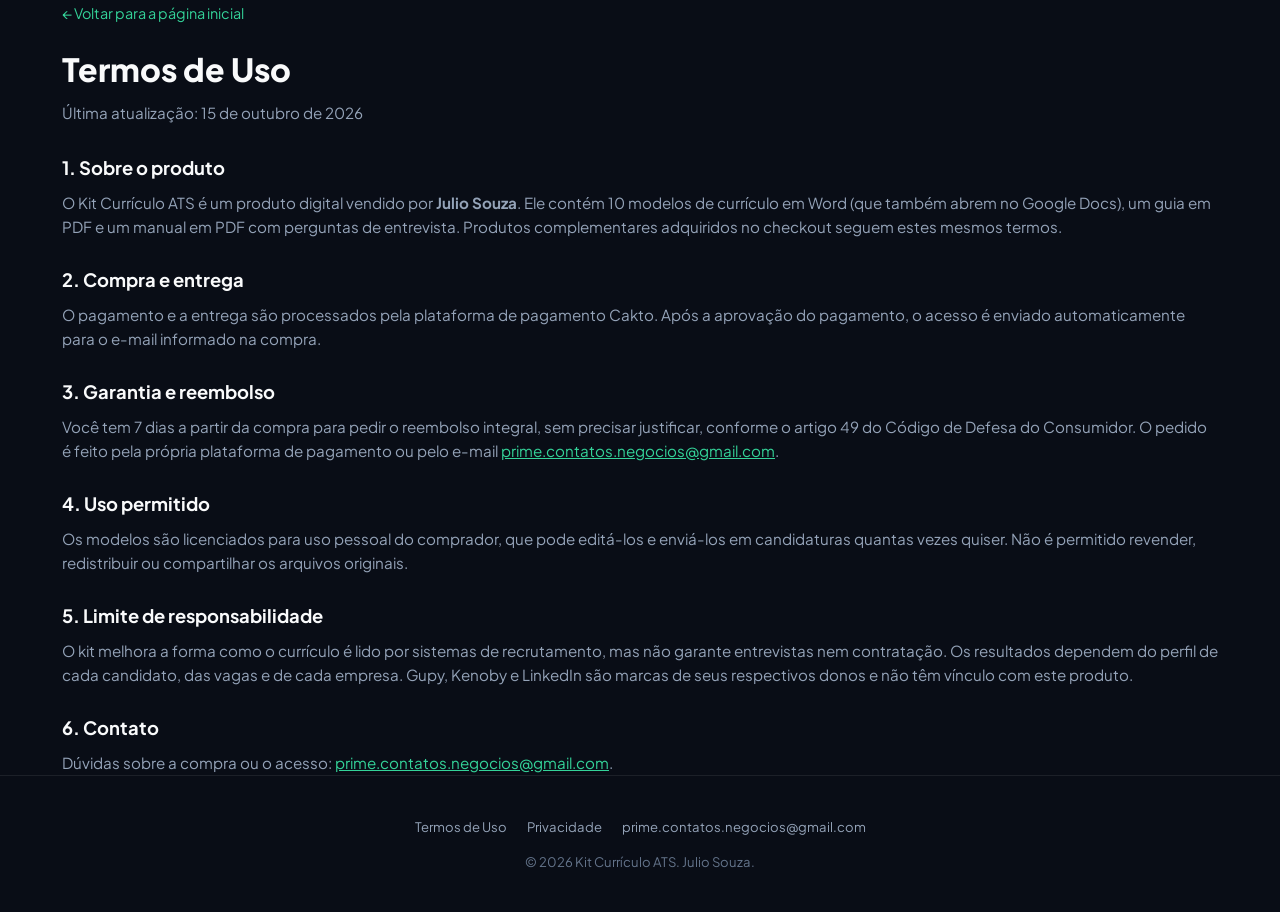
<file: termos.html>
<!DOCTYPE html>
<html lang="pt-BR">
<head>
  <meta charset="UTF-8">
  <meta name="viewport" content="width=device-width, initial-scale=1.0">
  <title>Termos de Uso | Kit Currículo ATS</title>
  <meta name="robots" content="noindex, follow">
  <meta name="theme-color" content="#090D16">
  <link rel="preconnect" href="https://fonts.googleapis.com">
  <link rel="preconnect" href="https://fonts.gstatic.com" crossorigin>
  <link rel="stylesheet" href="https://fonts.googleapis.com/css2?family=Plus+Jakarta+Sans:wght@400;500;600;700;800&display=swap">
  <link rel="stylesheet" href="style.css?v=2026102603">
</head>
<body>
  <main class="container legal-page">
    <a href="index.html" class="legal-back">&larr; Voltar para a página inicial</a>
    <h1>Termos de Uso</h1>
    <p class="legal-updated">Última atualização: 15 de outubro de 2026</p>
    <h2>1. Sobre o produto</h2>
    <p>O Kit Currículo ATS é um produto digital vendido por <strong data-config="legal.ownerName">Julio Souza</strong>. Ele contém 10 modelos de currículo em Word (que também abrem no Google Docs), um guia em PDF e um manual em PDF com perguntas de entrevista. Produtos complementares adquiridos no checkout seguem estes mesmos termos.</p>

    <h2>2. Compra e entrega</h2>
    <p>O pagamento e a entrega são processados pela plataforma de pagamento Cakto. Após a aprovação do pagamento, o acesso é enviado automaticamente para o e-mail informado na compra.</p>

    <h2>3. Garantia e reembolso</h2>
    <p>Você tem 7 dias a partir da compra para pedir o reembolso integral, sem precisar justificar, conforme o artigo 49 do Código de Defesa do Consumidor. O pedido é feito pela própria plataforma de pagamento ou pelo e-mail <a href="#" data-support-email>prime.contatos.negocios@gmail.com</a>.</p>

    <h2>4. Uso permitido</h2>
    <p>Os modelos são licenciados para uso pessoal do comprador, que pode editá-los e enviá-los em candidaturas quantas vezes quiser. Não é permitido revender, redistribuir ou compartilhar os arquivos originais.</p>

    <h2>5. Limite de responsabilidade</h2>
    <p>O kit melhora a forma como o currículo é lido por sistemas de recrutamento, mas não garante entrevistas nem contratação. Os resultados dependem do perfil de cada candidato, das vagas e de cada empresa. Gupy, Kenoby e LinkedIn são marcas de seus respectivos donos e não têm vínculo com este produto.</p>

    <h2>6. Contato</h2>
    <p>Dúvidas sobre a compra ou o acesso: <a href="#" data-support-email>prime.contatos.negocios@gmail.com</a>.</p>
  </main>

  <footer class="site-footer">
    <div class="container">
      <div class="footer-links">
        <a href="termos.html">Termos de Uso</a>
        <a href="privacidade.html">Privacidade</a>
        <a href="#" data-support-email>Suporte por e-mail</a>
      </div>
      <p>© <span class="current-year">2026</span> <span data-config="product.name">Kit Currículo ATS</span>. <span data-config="legal.ownerName">Julio Souza</span>.</p>
    </div>
  </footer>

  <script src="config.js?v=2026110601"></script>
  <script src="script.js?v=2026110601"></script>
</body>
</html>
</file>
<file: style.css>
/* ==========================================================================
   DESIGN SYSTEM - SITE LOW TICKET HIGH CONVERSION
   ========================================================================== */

/* A fonte é carregada via <link> no <head> de cada página (mais rápido que @import). */

:root {
  --bg-main: #090D16;
  --bg-card: #111827;
  --bg-card-alt: #162032;
  --bg-card-hover: #1e293b;
  --bg-glass: rgba(17, 24, 39, 0.75);
  --border-glass: rgba(255, 255, 255, 0.08);
  --border-focus: rgba(16, 185, 129, 0.4);

  --text-main: #F9FAFB;
  --text-muted: #94A3B8;
  --text-dark: #64748B;

  --accent-green: #10B981;
  --accent-green-hover: #059669;
  --accent-green-glow: rgba(16, 185, 129, 0.35);

  --accent-gold: #F59E0B;
  --accent-gold-glow: rgba(245, 158, 11, 0.3);

  --accent-purple: #8B5CF6;
  --accent-blue: #3B82F6;

  --radius-sm: 8px;
  --radius-md: 14px;
  --radius-lg: 20px;
  --radius-full: 9999px;

  --font-sans: 'Plus Jakarta Sans', -apple-system, BlinkMacSystemFont, "Segoe UI", Roboto, sans-serif;
  --container-max: 1040px;
  --shadow-card: 0 10px 30px -10px rgba(0, 0, 0, 0.5);
  --shadow-glow: 0 0 25px var(--accent-green-glow);
}

/* Reset Básico */
*, *::before, *::after {
  box-sizing: border-box;
  margin: 0;
  padding: 0;
}

html {
  overflow-x: clip;
  scroll-behavior: smooth;
  font-size: 16px;
}

body {
  font-family: var(--font-sans);
  background-color: var(--bg-main);
  color: var(--text-main);
  line-height: 1.6;
  overflow-x: hidden;
  overflow-y: auto;
  min-height: 100vh;
  -webkit-font-smoothing: antialiased;
}

/* Background com Efeito Luzes Suaves */
.bg-glow-wrapper {
  position: relative;
  overflow-x: hidden;
}

.bg-glow-wrapper::before {
  content: '';
  position: absolute;
  top: -150px;
  left: 50%;
  transform: translateX(-50%);
  width: min(600px, 100%);
  height: 600px;
  background: radial-gradient(circle, rgba(16, 185, 129, 0.15) 0%, rgba(139, 92, 246, 0.08) 45%, transparent 70%);
  pointer-events: none;
  z-index: 0;
}

/* Container */
.container {
  width: 100%;
  max-width: var(--container-max);
  margin: 0 auto;
  padding: 0 20px;
  position: relative;
  z-index: 1;
}

/* BARRA FIXA SUPERIOR (URGÊNCIA / ESCASSEZ) */
.urgency-bar {
  background: linear-gradient(90deg, #059669 0%, #10B981 50%, #047857 100%);
  color: #FFFFFF;
  text-align: center;
  padding: 10px 16px;
  font-size: 0.88rem;
  font-weight: 700;
  letter-spacing: 0.3px;
  position: sticky;
  top: 0;
  z-index: 100;
  box-shadow: 0 2px 10px rgba(0,0,0,0.3);
  display: flex;
  align-items: center;
  justify-content: center;
  gap: 10px;
  flex-wrap: wrap;
}

.urgency-timer {
  background: rgba(0, 0, 0, 0.35);
  padding: 3px 10px;
  border-radius: var(--radius-sm);
  font-family: monospace;
  font-size: 0.95rem;
  font-weight: 800;
  letter-spacing: 1px;
}

/* HERO SECTION */
.hero-section {
  padding: 50px 0 40px;
  text-align: center;
}

.badge-pill {
  display: inline-flex;
  align-items: center;
  gap: 8px;
  background: rgba(16, 185, 129, 0.12);
  border: 1px solid rgba(16, 185, 129, 0.3);
  color: #34D399;
  font-size: 0.82rem;
  font-weight: 700;
  text-transform: uppercase;
  letter-spacing: 0.8px;
  padding: 6px 16px;
  border-radius: var(--radius-full);
  margin-bottom: 24px;
}

.badge-pill .pulse-dot {
  width: 8px;
  height: 8px;
  background-color: #10B981;
  border-radius: 50%;
  animation: pulse 1.8s infinite;
}

@keyframes pulse {
  0% { transform: scale(0.95); box-shadow: 0 0 0 0 rgba(16, 185, 129, 0.7); }
  70% { transform: scale(1); box-shadow: 0 0 0 8px rgba(16, 185, 129, 0); }
  100% { transform: scale(0.95); box-shadow: 0 0 0 0 rgba(16, 185, 129, 0); }
}

.hero-title {
  font-size: 2.6rem;
  font-weight: 800;
  line-height: 1.18;
  letter-spacing: -0.8px;
  margin-bottom: 20px;
}

.hero-title .highlight {
  background: linear-gradient(135deg, #34D399 0%, #10B981 50%, #F59E0B 100%);
  -webkit-background-clip: text;
  -webkit-text-fill-color: transparent;
}

.hero-subtitle {
  font-size: 1.15rem;
  color: var(--text-muted);
  max-width: 760px;
  margin: 0 auto 36px;
  font-weight: 400;
}

/* VSL / MOCKUP SHOWCASE */
.product-showcase {
  max-width: 740px;
  margin: 0 auto 40px;
  background: var(--bg-card);
  border: 1px solid var(--border-glass);
  border-radius: var(--radius-lg);
  padding: 16px;
  box-shadow: 0 20px 50px rgba(0, 0, 0, 0.6);
  position: relative;
}

.mockup-header-bar {
  display: flex;
  align-items: center;
  justify-content: space-between;
  padding: 8px 12px 14px;
  border-bottom: 1px solid var(--border-glass);
  margin-bottom: 14px;
}

.window-dots {
  display: flex;
  gap: 6px;
}

.window-dots span {
  width: 10px;
  height: 10px;
  border-radius: 50%;
  display: inline-block;
}

.dot-red { background-color: #EF4444; }
.dot-yellow { background-color: #F59E0B; }
.dot-green { background-color: #10B981; }

.mockup-tag {
  font-size: 0.75rem;
  color: var(--text-dark);
  font-weight: 600;
  text-transform: uppercase;
}

.mockup-inner {
  background: linear-gradient(145deg, #131c2e 0%, #0d1522 100%);
  border-radius: var(--radius-md);
  padding: 34px 20px;
  display: flex;
  flex-direction: column;
  align-items: center;
  justify-content: center;
  text-align: center;
  gap: 16px;
  border: 1px dashed rgba(255, 255, 255, 0.12);
}

.mockup-badge {
  background: rgba(245, 158, 11, 0.15);
  color: #FBBF24;
  border: 1px solid rgba(245, 158, 11, 0.3);
  font-size: 0.8rem;
  font-weight: 700;
  padding: 4px 12px;
  border-radius: var(--radius-full);
}

.mockup-icon-stack {
  display: flex;
  gap: 18px;
  margin: 10px 0;
  flex-wrap: wrap;
  justify-content: center;
}

.mockup-item-box {
  background: rgba(255, 255, 255, 0.04);
  border: 1px solid rgba(255, 255, 255, 0.08);
  border-radius: var(--radius-md);
  padding: 16px;
  width: 130px;
  display: flex;
  flex-direction: column;
  align-items: center;
  gap: 8px;
  transition: transform 0.2s ease, border-color 0.2s ease;
}

.mockup-item-box:hover {
  transform: translateY(-4px);
  border-color: rgba(16, 185, 129, 0.5);
}

.mockup-item-box svg {
  width: 34px;
  height: 34px;
  stroke: #34D399;
}

.mockup-item-box span {
  font-size: 0.8rem;
  font-weight: 600;
  color: var(--text-main);
}

/* BOTÕES CTA (CALL TO ACTION) */
.cta-button-wrapper {
  display: flex;
  flex-direction: column;
  align-items: center;
  gap: 10px;
  margin: 30px 0 20px;
}

.btn-cta {
  display: inline-flex;
  align-items: center;
  justify-content: center;
  gap: 12px;
  background: linear-gradient(135deg, #10B981 0%, #059669 100%);
  color: #FFFFFF;
  text-decoration: none;
  font-size: 1.22rem;
  font-weight: 800;
  padding: 20px 42px;
  border-radius: var(--radius-md);
  box-shadow: 0 10px 25px var(--accent-green-glow);
  position: relative;
  overflow: hidden;
  transition: all 0.25s ease;
  border: none;
  cursor: pointer;
  width: 100%;
  max-width: 540px;
  text-align: center;
}

.btn-cta:hover {
  transform: translateY(-3px) scale(1.01);
  box-shadow: 0 15px 35px rgba(16, 185, 129, 0.5);
  background: linear-gradient(135deg, #34D399 0%, #10B981 100%);
}

/* Efeito Shimmer no Botão */
.btn-cta::after {
  content: '';
  position: absolute;
  top: -50%;
  left: -60%;
  width: 40%;
  height: 200%;
  background: linear-gradient(
    90deg,
    transparent 0%,
    rgba(255, 255, 255, 0.3) 50%,
    transparent 100%
  );
  transform: rotate(25deg);
  animation: shimmer 3.5s infinite;
}

@keyframes shimmer {
  0% { left: -60%; }
  25% { left: 140%; }
  100% { left: 140%; }
}

.btn-subtext {
  font-size: 0.82rem;
  color: var(--text-muted);
  display: flex;
  align-items: center;
  justify-content: center;
  flex-wrap: wrap;
  gap: 8px 18px;
}

.btn-subtext span {
  display: inline-flex;
  align-items: center;
  gap: 6px;
}

.btn-subtext .icon {
  color: var(--accent-green);
}

.btn-subtext--spaced {
  margin-top: 16px;
}

/* SEÇÃO DE DORES (VOCÊ SE IDENTIFICA?) */
.section-wrapper {
  padding: 60px 0;
  position: relative;
}

.section-header {
  text-align: center;
  max-width: 700px;
  margin: 0 auto 46px;
}

.section-tag {
  color: #34D399;
  font-size: 0.85rem;
  font-weight: 700;
  text-transform: uppercase;
  letter-spacing: 1px;
  display: block;
  margin-bottom: 8px;
}

.section-title {
  font-size: 2rem;
  font-weight: 800;
  letter-spacing: -0.5px;
  line-height: 1.25;
}

.pain-grid {
  display: grid;
  grid-template-columns: repeat(auto-fit, minmax(min(100%, 300px), 1fr));
  gap: 20px;
}

.pain-card {
  background: var(--bg-card);
  border: 1px solid var(--border-glass);
  border-radius: var(--radius-md);
  padding: 24px;
  display: flex;
  gap: 16px;
  transition: border-color 0.2s ease;
}

.pain-card:hover {
  border-color: rgba(239, 68, 68, 0.4);
}

.pain-icon {
  width: 42px;
  height: 42px;
  flex-shrink: 0;
  background: rgba(239, 68, 68, 0.12);
  border-radius: var(--radius-sm);
  display: flex;
  align-items: center;
  justify-content: center;
  color: #EF4444;
}

.pain-content h3 {
  font-size: 1.05rem;
  font-weight: 700;
  margin-bottom: 6px;
  color: #F87171;
}

.pain-content p {
  font-size: 0.92rem;
  color: var(--text-muted);
}

/* O QUE VOCÊ VAI RECEBER (CONTEÚDO) */
.features-grid {
  display: grid;
  grid-template-columns: repeat(auto-fit, minmax(min(100%, 420px), 1fr));
  gap: 24px;
}

.feature-box {
  background: var(--bg-card);
  border: 1px solid var(--border-glass);
  border-radius: var(--radius-lg);
  padding: 28px;
  position: relative;
  transition: transform 0.2s ease, border-color 0.2s ease;
}

.feature-box:hover {
  transform: translateY(-5px);
  border-color: var(--border-focus);
}

.feature-num {
  font-size: 0.75rem;
  font-weight: 800;
  color: #10B981;
  background: rgba(16, 185, 129, 0.12);
  padding: 4px 10px;
  border-radius: var(--radius-sm);
  display: inline-block;
  margin-bottom: 14px;
}

.feature-box h3 {
  font-size: 1.2rem;
  font-weight: 800;
  margin-bottom: 10px;
}

.feature-box p {
  font-size: 0.92rem;
  color: var(--text-muted);
}

/* BÔNUS EXCLUSIVOS */
.bonus-section {
  background: linear-gradient(180deg, rgba(22, 32, 50, 0.4) 0%, transparent 100%);
  border-top: 1px solid var(--border-glass);
  border-bottom: 1px solid var(--border-glass);
}

.bonus-grid {
  display: grid;
  grid-template-columns: repeat(auto-fit, minmax(min(100%, 300px), 1fr));
  gap: 22px;
}

.bonus-card {
  background: var(--bg-card);
  border: 1px solid rgba(245, 158, 11, 0.25);
  border-radius: var(--radius-md);
  padding: 24px;
  position: relative;
  overflow: hidden;
}

.bonus-tag {
  position: absolute;
  top: 14px;
  right: 14px;
  background: rgba(245, 158, 11, 0.15);
  color: #FBBF24;
  font-size: 0.72rem;
  font-weight: 800;
  padding: 3px 8px;
  border-radius: var(--radius-sm);
  text-transform: uppercase;
}

.bonus-card h3 {
  font-size: 1.15rem;
  font-weight: 700;
  margin: 8px 0;
  color: #F9FAFB;
}

.bonus-card p {
  font-size: 0.9rem;
  color: var(--text-muted);
  margin-bottom: 16px;
}

.bonus-price {
  font-size: 0.85rem;
  color: var(--text-dark);
}

.bonus-price .old {
  text-decoration: line-through;
  margin-right: 6px;
}

.bonus-price .free {
  color: #10B981;
  font-weight: 800;
  font-size: 0.95rem;
}

/* DEPOIMENTOS / PROVA SOCIAL */
.testimonials-grid {
  display: grid;
  grid-template-columns: repeat(auto-fit, minmax(min(100%, 290px), 1fr));
  gap: 20px;
}

.testimonial-card {
  background: var(--bg-card);
  border: 1px solid var(--border-glass);
  border-radius: var(--radius-md);
  padding: 24px;
  display: flex;
  flex-direction: column;
  justify-content: space-between;
}

.stars {
  color: #F59E0B;
  font-size: 1rem;
  margin-bottom: 12px;
  letter-spacing: 2px;
}

.testimonial-card p {
  font-size: 0.93rem;
  color: #E2E8F0;
  font-style: italic;
  margin-bottom: 18px;
}

.buyer-info {
  display: flex;
  align-items: center;
  gap: 12px;
  border-top: 1px solid var(--border-glass);
  padding-top: 14px;
}

.buyer-avatar {
  width: 42px;
  height: 42px;
  border-radius: 50%;
  background: linear-gradient(135deg, #10B981, #3B82F6);
  display: flex;
  align-items: center;
  justify-content: center;
  font-weight: 800;
  color: #FFFFFF;
  font-size: 0.95rem;
}

.buyer-meta h4 {
  font-size: 0.92rem;
  font-weight: 700;
  margin-bottom: 2px;
}

.buyer-meta span {
  font-size: 0.78rem;
  color: #10B981;
  display: flex;
  align-items: center;
  gap: 4px;
}

/* CAIXA DE OFERTA PRINCIPAL (PRICING CARD LOW TICKET) */
.pricing-section {
  padding: 70px 0;
}

.pricing-card {
  background: linear-gradient(180deg, #162032 0%, #0f172a 100%);
  border: 2px solid #10B981;
  border-radius: var(--radius-lg);
  max-width: 640px;
  margin: 0 auto;
  padding: 44px 34px;
  text-align: center;
  box-shadow: 0 0 50px rgba(16, 185, 129, 0.25);
  position: relative;
}

.pricing-badge-top {
  position: absolute;
  top: -15px;
  left: 50%;
  transform: translateX(-50%);
  background: linear-gradient(90deg, #F59E0B, #D97706);
  color: #FFFFFF;
  font-size: 0.8rem;
  font-weight: 800;
  text-transform: uppercase;
  letter-spacing: 1px;
  padding: 6px 20px;
  border-radius: var(--radius-full);
  box-shadow: 0 4px 12px rgba(0,0,0,0.3);
  white-space: nowrap;
}

.pricing-card h2 {
  font-size: 1.8rem;
  font-weight: 800;
  margin-bottom: 8px;
}

.pricing-card .price-tagline {
  color: var(--text-muted);
  font-size: 0.95rem;
  margin-bottom: 24px;
}

.pricing-box {
  background: rgba(0, 0, 0, 0.3);
  border-radius: var(--radius-md);
  padding: 20px;
  margin-bottom: 24px;
}

.old-price {
  font-size: 1rem;
  color: var(--text-muted);
  margin-bottom: 4px;
}

.old-price span {
  color: var(--text-dark);
  text-decoration: line-through;
}

.current-price {
  font-size: 3.2rem;
  font-weight: 800;
  color: #34D399;
  line-height: 1;
  margin-bottom: 6px;
}

.installments-note {
  font-size: 0.95rem;
  color: var(--text-muted);
}

.checklist-offer {
  list-style: none;
  text-align: left;
  margin: 24px 0 32px;
  display: flex;
  flex-direction: column;
  gap: 12px;
}

.checklist-offer li {
  display: flex;
  align-items: flex-start;
  gap: 10px;
  font-size: 0.95rem;
  color: #E2E8F0;
}

.checklist-offer li svg {
  width: 18px;
  height: 18px;
  margin-top: 3px;
  stroke: #10B981;
  flex-shrink: 0;
}

/* SEÇÃO DE GARANTIA */
.guarantee-box {
  background: var(--bg-card);
  border: 1px solid var(--border-glass);
  border-radius: var(--radius-lg);
  padding: 32px;
  max-width: 720px;
  margin: 40px auto 0;
  display: flex;
  align-items: center;
  gap: 26px;
}

.guarantee-seal {
  width: 90px;
  height: 90px;
  flex-shrink: 0;
}

.guarantee-seal svg {
  width: 100%;
  height: 100%;
}

.guarantee-text h3 {
  font-size: 1.3rem;
  font-weight: 800;
  margin-bottom: 8px;
  color: #FBBF24;
}

.guarantee-text p {
  font-size: 0.92rem;
  color: var(--text-muted);
}

/* FAQ (ACCORDION) */
.faq-list {
  max-width: 740px;
  margin: 0 auto;
  display: flex;
  flex-direction: column;
  gap: 14px;
}

.faq-item {
  background: var(--bg-card);
  border: 1px solid var(--border-glass);
  border-radius: var(--radius-md);
  overflow: hidden;
  transition: border-color 0.2s ease;
}

.faq-item.active {
  border-color: rgba(16, 185, 129, 0.4);
}

.faq-question {
  width: 100%;
  background: none;
  border: none;
  padding: 20px 24px;
  text-align: left;
  color: var(--text-main);
  font-family: var(--font-sans);
  font-size: 1.02rem;
  font-weight: 700;
  display: flex;
  justify-content: space-between;
  align-items: center;
  cursor: pointer;
}

.faq-icon {
  display: inline-flex;
  color: #10B981;
  font-size: 1.15rem;
  flex-shrink: 0;
  margin-left: 16px;
  transition: transform 0.3s ease;
}

.faq-item.active .faq-icon {
  transform: rotate(45deg);
}

.faq-answer {
  max-height: 0;
  overflow: hidden;
  transition: max-height 0.35s ease, padding 0.3s ease;
  padding: 0 24px;
  color: var(--text-muted);
  font-size: 0.94rem;
  line-height: 1.6;
}

.faq-item.active .faq-answer {
  padding: 0 24px 20px 24px;
}

/* NOTIFICAÇÃO FLUTUANTE DE COMPRA RECENTE (TOAST) */
.sales-toast {
  position: fixed;
  bottom: 24px;
  left: 24px;
  background: rgba(17, 24, 39, 0.95);
  backdrop-filter: blur(10px);
  border: 1px solid rgba(16, 185, 129, 0.4);
  border-radius: var(--radius-md);
  padding: 12px 16px;
  display: flex;
  align-items: center;
  gap: 12px;
  box-shadow: 0 10px 30px rgba(0,0,0,0.5);
  z-index: 99;
  transform: translateY(120px);
  opacity: 0;
  transition: all 0.4s cubic-bezier(0.175, 0.885, 0.32, 1.275);
  pointer-events: none;
  max-width: 320px;
}

.sales-toast.show {
  transform: translateY(0);
  opacity: 1;
}

.sales-toast-avatar {
  width: 36px;
  height: 36px;
  border-radius: 50%;
  background: #059669;
  display: flex;
  align-items: center;
  justify-content: center;
  font-weight: 800;
  font-size: 0.85rem;
  flex-shrink: 0;
}

.sales-toast-text {
  font-size: 0.82rem;
  line-height: 1.35;
}

.sales-toast-text strong {
  color: #34D399;
}

.sales-toast-time {
  font-size: 0.72rem;
  color: var(--text-dark);
  display: block;
}

/* MODAL DE EXIT-INTENT (SAÍDA COM CUPOM) */
.modal-overlay {
  position: fixed;
  inset: 0;
  background: rgba(0, 0, 0, 0.82);
  backdrop-filter: blur(8px);
  z-index: 1000;
  display: flex;
  align-items: center;
  justify-content: center;
  padding: 20px;
  opacity: 0;
  visibility: hidden;
  pointer-events: none;
  transition: all 0.3s ease;
}

.modal-overlay.active {
  opacity: 1;
  visibility: visible;
  pointer-events: auto;
}

.modal-card {
  background: var(--bg-card);
  border: 2px solid #F59E0B;
  border-radius: var(--radius-lg);
  max-width: 500px;
  width: 100%;
  padding: 36px 28px;
  text-align: center;
  position: relative;
  transform: scale(0.9);
  transition: transform 0.3s cubic-bezier(0.175, 0.885, 0.32, 1.275);
}

.modal-overlay.active .modal-card {
  transform: scale(1);
}

.modal-close-btn {
  position: absolute;
  top: 12px;
  right: 12px;
  width: 36px;
  height: 36px;
  display: inline-flex;
  align-items: center;
  justify-content: center;
  background: none;
  border: none;
  border-radius: var(--radius-sm);
  color: var(--text-dark);
  font-size: 1.2rem;
  cursor: pointer;
}

.modal-close-btn:hover {
  color: var(--text-main);
  background: rgba(255, 255, 255, 0.06);
}

.modal-badge {
  background: rgba(245, 158, 11, 0.15);
  color: #FBBF24;
  font-size: 0.78rem;
  font-weight: 800;
  text-transform: uppercase;
  padding: 4px 12px;
  border-radius: var(--radius-full);
  display: inline-block;
  margin-bottom: 12px;
}

.modal-card h2 {
  font-size: 1.6rem;
  font-weight: 800;
  margin-bottom: 10px;
  color: #FFFFFF;
}

.modal-card p {
  color: var(--text-muted);
  font-size: 0.95rem;
  margin-bottom: 20px;
}

.coupon-box {
  background: rgba(0, 0, 0, 0.4);
  border: 1px dashed #F59E0B;
  border-radius: var(--radius-sm);
  padding: 10px 16px;
  margin-bottom: 20px;
  display: flex;
  justify-content: space-between;
  align-items: center;
}

.coupon-code {
  font-family: monospace;
  font-weight: 800;
  font-size: 1.1rem;
  color: #FBBF24;
  letter-spacing: 1px;
}

.coupon-copy-btn.copied {
  background: #10B981;
  color: #FFFFFF;
}

.coupon-copy-btn {
  background: #F59E0B;
  color: #000;
  border: none;
  border-radius: var(--radius-sm);
  padding: 5px 12px;
  font-size: 0.75rem;
  font-weight: 700;
  cursor: pointer;
}

/* RODAPÉ */
.site-footer {
  border-top: 1px solid var(--border-glass);
  padding: 40px 0;
  text-align: center;
  color: var(--text-dark);
  font-size: 0.82rem;
}

.footer-links {
  display: flex;
  justify-content: center;
  gap: 20px;
  margin-bottom: 14px;
}

.footer-links a {
  color: var(--text-muted);
  text-decoration: none;
}

.footer-links a:hover {
  color: #10B981;
}

/* ==========================================================================
   ESTILOS ESPECÍFICOS: PÁGINA DE UPSELL (upsell.html)
   ========================================================================== */
.upsell-progress-bar {
  background: var(--bg-card);
  border-bottom: 1px solid var(--border-glass);
  padding: 14px 20px;
  text-align: center;
}

.progress-steps {
  list-style: none;
  display: flex;
  align-items: center;
  justify-content: center;
  gap: 12px;
  max-width: 560px;
  margin: 0 auto;
}

.step-item {
  display: inline-flex;
  align-items: center;
  gap: 8px;
  font-size: 0.8rem;
  font-weight: 700;
  color: var(--text-dark);
  white-space: nowrap;
}

.step-dot {
  width: 22px;
  height: 22px;
  border-radius: 50%;
  display: inline-flex;
  align-items: center;
  justify-content: center;
  font-size: 0.72rem;
  border: 1.5px solid currentColor;
}

.step-item.completed .step-dot {
  background: #10B981;
  border-color: #10B981;
  color: #FFFFFF;
}

.step-item.active .step-dot {
  background: rgba(16, 185, 129, 0.15);
}

.step-item.active {
  color: #34D399;
}

.step-item.completed {
  color: #10B981;
}

.step-divider {
  flex: 1;
  height: 2px;
  background: rgba(255, 255, 255, 0.1);
}

.step-divider.filled {
  background: #10B981;
}

.upsell-warning-box {
  background: rgba(239, 68, 68, 0.1);
  border: 1px solid rgba(239, 68, 68, 0.3);
  color: #F87171;
  padding: 14px 18px;
  border-radius: var(--radius-md);
  text-align: center;
  font-size: 0.9rem;
  margin: 20px auto 30px;
  max-width: 680px;
  display: flex;
  flex-direction: column;
  gap: 4px;
}

.upsell-warning-box strong {
  display: inline-flex;
  align-items: center;
  justify-content: center;
  gap: 8px;
  text-transform: uppercase;
  letter-spacing: 0.4px;
}

.upsell-warning-box span {
  color: #FCA5A5;
  font-size: 0.85rem;
}

.table-scroll {
  max-width: 720px;
  margin: 30px auto;
  overflow-x: auto;
  -webkit-overflow-scrolling: touch;
}

.comparison-table {
  width: 100%;
  margin: 0;
  border-collapse: collapse;
  background: var(--bg-card);
  border-radius: var(--radius-md);
  overflow: hidden;
  border: 1px solid var(--border-glass);
}

.comparison-table th, .comparison-table td {
  padding: 16px 20px;
  text-align: left;
  border-bottom: 1px solid var(--border-glass);
  font-size: 0.92rem;
}

.comparison-table th {
  background: rgba(255, 255, 255, 0.03);
  font-weight: 800;
}

.comparison-table td.center {
  text-align: center;
}

.decline-link {
  display: block;
  text-align: center;
  color: var(--text-dark);
  font-size: 0.88rem;
  text-decoration: underline;
  margin-top: 18px;
  transition: color 0.2s ease;
}

.decline-link:hover {
  color: var(--text-muted);
}

/* ==========================================================================
   ESTILOS ESPECÍFICOS: PÁGINA DE OBRIGADO (obrigado.html)
   ========================================================================== */
#confetti-canvas {
  position: fixed;
  top: 0;
  left: 0;
  width: 100vw;
  height: 100vh;
  pointer-events: none;
  z-index: 999;
}

.thank-you-card {
  background: var(--bg-card);
  border: 1px solid rgba(16, 185, 129, 0.3);
  border-radius: var(--radius-lg);
  max-width: 640px;
  margin: 40px auto;
  padding: 40px 30px;
  text-align: center;
  box-shadow: 0 15px 40px rgba(0, 0, 0, 0.5);
}

.celebration-icon {
  width: 70px;
  height: 70px;
  border-radius: 50%;
  background: rgba(16, 185, 129, 0.15);
  display: flex;
  align-items: center;
  justify-content: center;
  margin: 0 auto 20px;
}

.celebration-icon svg {
  width: 38px;
  height: 38px;
  stroke: #10B981;
}

.access-steps {
  list-style: none;
  display: flex;
  flex-direction: column;
  gap: 16px;
  text-align: left;
  margin: 30px 0;
}

.step-card {
  background: rgba(255, 255, 255, 0.03);
  border: 1px solid var(--border-glass);
  border-radius: var(--radius-md);
  padding: 16px 20px;
  display: flex;
  align-items: center;
  gap: 16px;
}

.step-badge {
  width: 32px;
  height: 32px;
  border-radius: 50%;
  background: #10B981;
  color: #FFFFFF;
  display: flex;
  align-items: center;
  justify-content: center;
  font-weight: 800;
  font-size: 0.9rem;
  flex-shrink: 0;
}

.step-card-text h2 {
  font-size: 0.95rem;
  font-weight: 700;
  margin-bottom: 2px;
}

.step-card-text p {
  font-size: 0.85rem;
  color: var(--text-muted);
}

/* ==========================================================================
   ÍCONES SVG (SUBSTITUEM OS EMOJIS)
   ========================================================================== */
.icon {
  width: 1em;
  height: 1em;
  flex-shrink: 0;
  fill: none;
  stroke: currentColor;
  stroke-width: 2;
  stroke-linecap: round;
  stroke-linejoin: round;
  vertical-align: -0.125em;
}

.urgency-msg {
  display: inline-flex;
  align-items: center;
  gap: 8px;
}

.mockup-compat {
  display: inline-flex;
  align-items: center;
  gap: 8px;
  color: var(--text-muted);
  font-size: 0.88rem;
}

.mockup-compat .icon {
  font-size: 1.1rem;
  color: #34D399;
}

.buyer-meta span .icon {
  font-size: 0.9rem;
}

.footer-disclaimer {
  margin: 10px auto 0;
  font-size: 0.74rem;
  max-width: 620px;
}

.btn-cta [data-config] {
  white-space: nowrap;
}

.btn-cta--compact {
  padding: 16px 20px;
  font-size: 1.05rem;
}

.btn-cta--gold {
  background: linear-gradient(135deg, #F59E0B 0%, #D97706 100%);
  box-shadow: 0 10px 25px rgba(245, 158, 11, 0.35);
}

.btn-cta--gold:hover {
  background: linear-gradient(135deg, #FBBF24 0%, #F59E0B 100%);
  box-shadow: 0 15px 35px rgba(245, 158, 11, 0.45);
}

.badge-pill--gold {
  border-color: rgba(245, 158, 11, 0.4);
  color: #FBBF24;
  background: rgba(245, 158, 11, 0.1);
}

.hero-title--sm {
  font-size: 2.2rem;
  margin-bottom: 16px;
}

/* Upsell */
.upsell-main {
  padding-top: 30px;
  padding-bottom: 70px;
}

.upsell-header {
  text-align: center;
  max-width: 780px;
  margin: 0 auto 30px;
}

.upsell-header .hero-subtitle {
  font-size: 1.05rem;
  margin-bottom: 0;
}

.comparison-table .col-muted { color: var(--text-muted); }
.comparison-table th.col-highlight { color: #34D399; }
.comparison-table .col-highlight { background: rgba(16, 185, 129, 0.06); }

.cell-yes, .cell-no, .cell-gold {
  display: inline-flex;
  align-items: center;
  gap: 6px;
  font-weight: 600;
}

.cell-yes { color: #10B981; }
.cell-no { color: #EF4444; opacity: 0.85; }
.cell-gold { color: #F59E0B; font-weight: 800; }
.cell-strong { font-weight: 800; color: #34D399; }

.upsell-offer-card {
  background: var(--bg-card);
  border: 2px solid #F59E0B;
  border-radius: var(--radius-lg);
  max-width: 580px;
  margin: 30px auto;
  padding: 34px 24px;
  text-align: center;
  box-shadow: 0 10px 40px rgba(0, 0, 0, 0.5);
}

.upsell-old-price {
  color: #FBBF24;
  font-size: 0.85rem;
  font-weight: 800;
  text-transform: uppercase;
  margin-bottom: 8px;
}

.upsell-old-price s {
  color: var(--text-dark);
}

.upsell-offer-label {
  font-size: 1.1rem;
  margin-bottom: 6px;
}

.upsell-price {
  font-size: 3rem;
  font-weight: 800;
  color: #34D399;
  line-height: 1;
  margin-bottom: 24px;
}

/* Obrigado */
.thank-you-main {
  padding-top: 50px;
  padding-bottom: 70px;
}

.thank-you-card .badge-pill {
  margin-bottom: 14px;
}

.thank-you-card .hero-subtitle {
  font-size: 1rem;
  margin-bottom: 26px;
}

.thank-you-card .cta-button-wrapper {
  margin-top: 24px;
}

.support-note {
  font-size: 0.88rem;
  color: var(--text-muted);
  margin-top: 4px;
}

.support-note a {
  color: #34D399;
  font-weight: 700;
  text-decoration: underline;
}

.thank-you-guarantee {
  margin-top: 30px;
  padding-top: 20px;
  border-top: 1px solid var(--border-glass);
  font-size: 0.82rem;
  color: var(--text-muted);
  display: flex;
  align-items: flex-start;
  justify-content: center;
  gap: 8px;
  text-align: left;
}

.thank-you-guarantee .icon {
  font-size: 1.1rem;
  color: #F59E0B;
  margin-top: 1px;
}

/* Foco visível para navegação por teclado */
a:focus-visible,
button:focus-visible {
  outline: 2px solid #34D399;
  outline-offset: 3px;
}

/* Respeita quem prefere menos animação no sistema */
@media (prefers-reduced-motion: reduce) {
  *, *::before, *::after {
    animation-duration: 0.01ms !important;
    animation-iteration-count: 1 !important;
    transition-duration: 0.01ms !important;
    scroll-behavior: auto !important;
  }
}

/* ==========================================================================
   KIT CURRÍCULO ATS: BLOCOS DA PÁGINA
   ========================================================================== */
.info-bar {
  background: #0B1220;
  border-bottom: 1px solid var(--border-glass);
  color: var(--text-muted);
  font-size: 0.82rem;
  font-weight: 600;
  padding: 10px 16px;
  display: flex;
  align-items: center;
  justify-content: center;
  gap: 14px;
  flex-wrap: wrap;
}

.info-bar span {
  display: inline-flex;
  align-items: center;
  gap: 6px;
}

.info-bar .icon {
  color: #34D399;
}

.info-bar-sep {
  width: 4px;
  height: 4px;
  border-radius: 50%;
  background: var(--text-dark);
}

.section-lead {
  color: var(--text-muted);
  font-size: 1rem;
  margin-top: 14px;
}

.feature-num {
  display: inline-flex;
  align-items: center;
  gap: 6px;
}

/* Comparativo visual do hero */
.ats-compare {
  display: grid;
  grid-template-columns: 1fr 1fr;
  gap: 16px;
  max-width: 780px;
  margin: 0 auto 10px;
  text-align: left;
}

.ats-col {
  background: var(--bg-card);
  border: 1px solid var(--border-glass);
  border-radius: var(--radius-lg);
  padding: 20px;
  display: flex;
  flex-direction: column;
  gap: 14px;
}

.ats-col--bad { border-color: rgba(239, 68, 68, 0.35); }
.ats-col--good {
  border-color: rgba(16, 185, 129, 0.5);
  box-shadow: 0 0 40px rgba(16, 185, 129, 0.12);
}

.ats-col-head {
  display: inline-flex;
  align-items: center;
  gap: 8px;
  font-weight: 800;
  font-size: 1rem;
}

.ats-col--bad .ats-col-head { color: #F87171; }
.ats-col--good .ats-col-head { color: #34D399; }

.ats-paper {
  background: #E5E7EB;
  border-radius: var(--radius-sm);
  height: 150px;
  padding: 14px;
  display: flex;
  gap: 10px;
  opacity: 0.9;
}

.ats-paper-side {
  width: 32%;
  background: #94A3B8;
  border-radius: 4px;
}

.ats-paper-main {
  flex: 1;
  display: flex;
  flex-direction: column;
  gap: 8px;
}

.ats-paper i {
  display: block;
  height: 7px;
  border-radius: 3px;
  background: #94A3B8;
}

.ats-paper i.strong { background: #334155; height: 9px; }
.ats-paper i.box { height: 30px; background: #CBD5E1; border: 1px dashed #64748B; }
.ats-paper .w40 { width: 40%; }
.ats-paper .w60 { width: 60%; }
.ats-paper .w70 { width: 70%; }
.ats-paper .w75 { width: 75%; }
.ats-paper .w80 { width: 80%; }
.ats-paper .w85 { width: 85%; }
.ats-paper .w90 { width: 90%; }

.ats-col--bad .ats-paper { transform: rotate(-1.5deg); }

.ats-list {
  list-style: none;
  display: flex;
  flex-direction: column;
  gap: 8px;
  font-size: 0.86rem;
  color: var(--text-muted);
}

.ats-list li {
  display: flex;
  align-items: flex-start;
  gap: 8px;
}

.ats-list .icon { margin-top: 3px; }
.ats-col--bad .ats-list .icon { color: #EF4444; }
.ats-col--good .ats-list .icon { color: #10B981; }

.ats-result {
  margin-top: auto;
  font-size: 0.8rem;
  font-weight: 800;
  text-transform: uppercase;
  letter-spacing: 0.5px;
  padding: 8px 10px;
  border-radius: var(--radius-sm);
  text-align: center;
}

.ats-col--bad .ats-result { background: rgba(239, 68, 68, 0.12); color: #F87171; }
.ats-col--good .ats-result { background: rgba(16, 185, 129, 0.14); color: #34D399; }

/* Para quem é */
.audience-grid {
  display: grid;
  grid-template-columns: repeat(auto-fit, minmax(min(100%, 220px), 1fr));
  gap: 18px;
}

.audience-card {
  background: var(--bg-card);
  border: 1px solid var(--border-glass);
  border-radius: var(--radius-md);
  padding: 22px;
}

.audience-icon {
  width: 40px;
  height: 40px;
  border-radius: var(--radius-sm);
  background: rgba(16, 185, 129, 0.12);
  color: #34D399;
  display: flex;
  align-items: center;
  justify-content: center;
  font-size: 1.2rem;
  margin-bottom: 14px;
}

.audience-card h3 {
  font-size: 1.02rem;
  font-weight: 700;
  margin-bottom: 6px;
}

.audience-card p {
  font-size: 0.9rem;
  color: var(--text-muted);
}

.comparison-table td.center .icon { font-size: 1.15rem; }

/* Termos e Privacidade */
.legal-page {
  max-width: 760px;
  padding-top: 40px;
  padding-bottom: 60px;
}

.legal-back {
  color: #34D399;
  font-size: 0.9rem;
  text-decoration: none;
}

.legal-page h1 {
  font-size: 2rem;
  font-weight: 800;
  margin: 18px 0 6px;
}

.legal-updated {
  color: var(--text-dark);
  font-size: 0.85rem;
  margin-bottom: 28px;
}

.legal-page h2 {
  font-size: 1.15rem;
  font-weight: 700;
  margin: 26px 0 8px;
}

.legal-page p {
  color: var(--text-muted);
  font-size: 0.95rem;
}

.legal-page a {
  color: #34D399;
}

/* ==========================================================================
   RESPONSIVIDADE (MOBILE FIRST)
   ========================================================================== */
@media (max-width: 768px) {
  .hero-title {
    font-size: 1.95rem;
  }

  .hero-subtitle {
    font-size: 1rem;
  }

  .btn-cta {
    font-size: 1.05rem;
    padding: 18px 24px;
    width: 100%;
  }

  .pricing-card {
    padding: 34px 18px;
  }

  .current-price {
    font-size: 2.6rem;
  }

  .guarantee-box {
    flex-direction: column;
    text-align: center;
    padding: 24px 18px;
  }

  .urgency-bar {
    font-size: 0.78rem;
    padding: 8px 12px;
  }

  .sales-toast {
    left: 14px;
    right: 14px;
    max-width: none;
    bottom: 14px;
  }

  .hero-title--sm {
    font-size: 1.7rem;
  }

  .section-title {
    font-size: 1.6rem;
  }

  .section-wrapper {
    padding: 48px 0;
  }

  .upsell-price {
    font-size: 2.5rem;
  }

  .progress-steps {
    gap: 8px;
  }

  .step-item {
    font-size: 0.72rem;
  }

  .comparison-table th, .comparison-table td {
    padding: 12px 10px;
    font-size: 0.82rem;
  }
}

@media (max-width: 600px) {
  .ats-compare {
    grid-template-columns: 1fr;
  }

  .ats-paper {
    height: 110px;
  }
}

@media (max-width: 480px) {
  .info-bar {
    font-size: 0.74rem;
    gap: 10px;
  }

  .info-bar-sep {
    display: none;
  }

  .urgency-long {
    display: none;
  }

  .mockup-icon-stack {
    display: grid;
    grid-template-columns: repeat(2, 1fr);
    gap: 12px;
    width: 100%;
  }

  .mockup-item-box {
    width: auto;
  }

  .pricing-badge-top {
    font-size: 0.7rem;
    padding: 6px 14px;
  }

  .faq-question {
    padding: 18px 18px;
    font-size: 0.96rem;
  }
}

/* ==========================================================================
   PREÇO DE LANÇAMENTO
   ========================================================================== */
[hidden] {
  display: none !important;
}

.launch-strip {
  display: flex;
  flex-direction: column;
  align-items: center;
  gap: 4px;
  padding: 10px 16px;
  border: 1px solid var(--accent-gold-glow);
  border-radius: var(--radius-md);
  background: rgba(245, 158, 11, 0.08);
  color: var(--text-main);
  font-size: 0.95rem;
  text-align: center;
}

.launch-strip s {
  color: var(--text-muted);
}

.launch-strip strong {
  color: var(--accent-gold);
}

.launch-timer {
  color: var(--text-muted);
  font-size: 0.9rem;
}

.launch-timer strong {
  color: var(--accent-gold);
  font-variant-numeric: tabular-nums;
}

.launch-timer--card {
  margin-top: 10px;
}

.launch-strip s,
.launch-strip strong {
  white-space: nowrap;
}

/* ==========================================================================
   STICKY MOBILE CTA BAR & OBJECTION KILLERS
   ========================================================================== */
.sticky-mobile-cta {
  display: none;
  position: fixed;
  bottom: 0;
  left: 0;
  right: 0;
  z-index: 9999;
  background: rgba(9, 13, 22, 0.94);
  backdrop-filter: blur(12px);
  -webkit-backdrop-filter: blur(12px);
  border-top: 1px solid rgba(255, 255, 255, 0.1);
  padding: 10px 16px;
  box-shadow: 0 -8px 24px rgba(0, 0, 0, 0.5);
  animation: slideUpMobile 0.3s cubic-bezier(0.16, 1, 0.3, 1);
}

@keyframes slideUpMobile {
  from { transform: translateY(100%); }
  to { transform: translateY(0); }
}

.sticky-mobile-inner {
  display: flex;
  align-items: center;
  justify-content: space-between;
  gap: 12px;
  max-width: 500px;
  margin: 0 auto;
}

.sticky-mobile-info {
  display: flex;
  flex-direction: column;
}

.sticky-mobile-title {
  font-size: 0.85rem;
  font-weight: 700;
  color: var(--text-main);
  line-height: 1.2;
}

.sticky-mobile-price {
  font-size: 0.8rem;
  color: var(--accent-gold);
  font-weight: 600;
}

.sticky-mobile-price s {
  color: var(--text-muted);
  font-weight: 400;
  margin-right: 4px;
}

.sticky-mobile-btn {
  display: inline-flex;
  align-items: center;
  justify-content: center;
  background: var(--accent-green);
  color: #042f2e;
  font-weight: 800;
  font-size: 0.85rem;
  padding: 10px 16px;
  border-radius: var(--radius-sm);
  text-decoration: none;
  white-space: nowrap;
  box-shadow: 0 0 16px var(--accent-green-glow);
  transition: transform 0.15s ease, background-color 0.15s ease;
}

.sticky-mobile-btn:active {
  transform: scale(0.97);
}

@media (max-width: 768px) {
  .sticky-mobile-cta {
    display: block;
  }
  body {
    padding-bottom: 72px;
  }
}

.objection-killer-card {
  background: linear-gradient(135deg, rgba(22, 32, 50, 0.85) 0%, rgba(17, 24, 39, 0.95) 100%);
  border: 1px solid rgba(255, 255, 255, 0.12);
  border-radius: 14px;
  padding: 24px;
  margin: 28px 0;
  position: relative;
  overflow: hidden;
}

.objection-killer-card::before {
  content: '';
  position: absolute;
  top: 0;
  left: 0;
  right: 0;
  height: 3px;
  background: linear-gradient(90deg, #F59E0B, #10B981);
}

.objection-grid {
  display: grid;
  grid-template-columns: 1fr 1fr;
  gap: 16px;
  margin-top: 16px;
}

@media (max-width: 640px) {
  .objection-grid {
    grid-template-columns: 1fr;
  }
}

.objection-item {
  background: rgba(9, 13, 22, 0.6);
  border: 1px solid rgba(255, 255, 255, 0.06);
  border-radius: 10px;
  padding: 14px 16px;
}

.objection-item-title {
  display: flex;
  align-items: center;
  gap: 8px;
  font-weight: 700;
  font-size: 0.92rem;
  margin-bottom: 6px;
}

.objection-item-bad .objection-item-title {
  color: #F87171;
}

.objection-item-good .objection-item-title {
  color: #34D399;
}

.objection-item-desc {
  font-size: 0.82rem;
  color: var(--text-muted);
  line-height: 1.45;
}


/* ==========================================================================
   ANIMACOES E MICRO-INTERACOES EXECUTIVAS (Linear e Stripe Design Pattern)
   ========================================================================== */

/* 1. Suporte e confinamento para o scanner nos papeis ATS */
.ats-paper {
  position: relative !important;
  overflow: hidden !important;
}

/* 2. Feixe de Scanner ATS - Folha Aprovada (Verde esmeralda continuo) */
.ats-scanner-beam {
  position: absolute;
  top: 0;
  left: 0;
  right: 0;
  height: 3px;
  background: linear-gradient(90deg, transparent 0%, rgba(52, 211, 153, 0.95) 50%, transparent 100%);
  box-shadow: 0 0 14px rgba(52, 211, 153, 0.85), 0 0 4px #34D399;
  border-radius: 2px;
  pointer-events: none;
  z-index: 10;
  animation: atsScanPass 3.2s cubic-bezier(0.4, 0, 0.2, 1) infinite;
}

@keyframes atsScanPass {
  0% {
    top: 0%;
    opacity: 0;
  }
  15% {
    opacity: 1;
  }
  85% {
    opacity: 1;
  }
  100% {
    top: 98%;
    opacity: 0;
  }
}

/* 3. Feixe de Scanner ATS - Folha Rejeitada (Vermelho/Alerta que engasga) */
.ats-scanner-beam-error {
  position: absolute;
  top: 0;
  left: 0;
  right: 0;
  height: 3px;
  background: linear-gradient(90deg, transparent 0%, rgba(248, 113, 113, 0.95) 50%, transparent 100%);
  box-shadow: 0 0 14px rgba(248, 113, 113, 0.85), 0 0 4px #F87171;
  border-radius: 2px;
  pointer-events: none;
  z-index: 10;
  animation: atsScanFail 3.6s cubic-bezier(0.4, 0, 0.2, 1) infinite;
}

@keyframes atsScanFail {
  0% {
    top: 0%;
    opacity: 0;
  }
  20% {
    top: 35%;
    opacity: 1;
  }
  35% {
    top: 40%;
    opacity: 0.4;
  }
  45% {
    top: 38%;
    opacity: 1;
  }
  60% {
    top: 42%;
    opacity: 0.2;
  }
  75% {
    top: 45%;
    opacity: 0.9;
  }
  100% {
    top: 50%;
    opacity: 0;
  }
}

/* 4. Transicao Organica de Revelacao ao Rolar (Scroll Reveal) */
.reveal-on-scroll {
  opacity: 0;
  transform: translateY(20px);
  transition: opacity 0.6s cubic-bezier(0.16, 1, 0.3, 1),
              transform 0.6s cubic-bezier(0.16, 1, 0.3, 1);
  will-change: opacity, transform;
}

.reveal-on-scroll.is-revealed {
  opacity: 1;
  transform: translateY(0);
}

/* 5. Efeito Shimmer Executivo nos Botoes Primarios */
.btn-primary {
  position: relative;
  overflow: hidden;
  transition: transform 0.2s cubic-bezier(0.16, 1, 0.3, 1),
              box-shadow 0.2s cubic-bezier(0.16, 1, 0.3, 1),
              filter 0.2s cubic-bezier(0.16, 1, 0.3, 1) !important;
}

.btn-primary::after {
  content: '';
  position: absolute;
  top: -50%;
  left: -60%;
  width: 40%;
  height: 200%;
  background: linear-gradient(
    60deg,
    transparent 0%,
    rgba(255, 255, 255, 0.18) 50%,
    transparent 100%
  );
  transform: rotate(25deg);
  pointer-events: none;
  animation: ctaLightSweep 4.5s ease-in-out infinite;
}

@keyframes ctaLightSweep {
  0%, 65% {
    left: -60%;
  }
  100% {
    left: 140%;
  }
}

.btn-primary:hover {
  transform: translateY(-2px);
  filter: brightness(1.05);
  box-shadow: 0 10px 28px rgba(16, 185, 129, 0.35);
}

.btn-primary:active {
  transform: translateY(0);
}

/* 6. Elevacao e Efeito de Destaque Suave nos Cards */
.pain-card,
.model-item,
.bonus-card,
.objection-item,
.guarantee-box {
  transition: transform 0.25s cubic-bezier(0.16, 1, 0.3, 1),
              box-shadow 0.25s cubic-bezier(0.16, 1, 0.3, 1),
              border-color 0.25s cubic-bezier(0.16, 1, 0.3, 1);
}

.pain-card:hover,
.model-item:hover,
.bonus-card:hover,
.objection-item:hover {
  transform: translateY(-3px);
  box-shadow: 0 12px 28px -6px rgba(0, 0, 0, 0.5);
  border-color: rgba(255, 255, 255, 0.15);
}

/* 7. Pulsar Sutil no Badge de Garantia e Selo de Sucesso */
.hero-badge,
.pricing-badge {
  animation: subtlePulse 3s cubic-bezier(0.4, 0, 0.6, 1) infinite;
}

@keyframes subtlePulse {
  0%, 100% {
    box-shadow: 0 0 0 0 rgba(52, 211, 153, 0.25);
  }
  50% {
    box-shadow: 0 0 0 6px rgba(52, 211, 153, 0);
  }
}


/* ==========================================================================
   OTIMIZACOES DE LAYOUT PARA PC E TELAS AMPLAS (Desktop e Ultrawide)
   ========================================================================== */

@media (min-width: 1024px) {
  :root {
    --container-max: 1180px;
  }

  .container {
    max-width: var(--container-max);
    padding: 0 32px;
  }

  /* 1. Hero Section mais espacosa e imponente */
  .hero-section {
    padding: 64px 0 54px;
  }

  .hero-title {
    font-size: 3.2rem;
    line-height: 1.15;
    max-width: 980px;
    margin: 0 auto 24px;
    letter-spacing: -1px;
  }

  .hero-subtitle {
    font-size: 1.22rem;
    line-height: 1.6;
    max-width: 860px;
    margin: 0 auto 38px;
  }

  .cta-button-wrapper {
    max-width: 560px;
    margin: 0 auto 48px;
  }

  /* 2. Comparativo Visual ATS Amplo no Desktop */
  .ats-compare {
    max-width: 1040px;
    grid-template-columns: 1fr 1fr;
    gap: 28px;
    margin: 0 auto 20px;
  }

  .ats-col {
    padding: 24px;
    border-radius: 14px;
    display: flex;
    flex-direction: column;
    justify-content: space-between;
  }

  .ats-paper {
    height: 175px;
    padding: 18px;
  }

  .ats-list {
    gap: 12px;
    font-size: 0.94rem;
    margin: 18px 0;
  }

  .ats-list li {
    line-height: 1.45;
  }

  .ats-result {
    padding: 10px 14px;
    font-size: 0.88rem;
  }

  /* Card Quebra de Objecao Canva/ChatGPT no Desktop */
  .objection-killer-card {
    max-width: 1040px;
    margin: 24px auto 0;
    padding: 22px 28px;
  }

  .objection-grid {
    grid-template-columns: 1fr 1fr;
    gap: 20px;
  }

  .objection-item {
    padding: 18px 20px;
  }

  .objection-item-title {
    font-size: 1rem;
    margin-bottom: 8px;
  }

  .objection-item-desc {
    font-size: 0.88rem;
    line-height: 1.55;
  }

  /* 3. Secao de Dor (Problemas) - 4 colunas perfeitas e arejadas */
  .pain-grid {
    grid-template-columns: repeat(4, 1fr);
    gap: 22px;
  }

  .pain-card {
    padding: 26px 22px;
    border-radius: 12px;
    display: flex;
    flex-direction: column;
    height: 100%;
  }

  .pain-card .pain-icon {
    margin-bottom: 16px;
  }

  .pain-card h3 {
    font-size: 1.05rem;
    line-height: 1.35;
    margin-bottom: 10px;
  }

  .pain-card p {
    font-size: 0.88rem;
    line-height: 1.5;
  }

  /* 4. O que vem no Kit (Features Grid) - Balanceamento Simetrico 3 no topo e 2 embaixo */
  .features-grid {
    display: grid;
    grid-template-columns: repeat(6, 1fr);
    gap: 24px;
  }

  .features-grid .feature-box:nth-child(1),
  .features-grid .feature-box:nth-child(2),
  .features-grid .feature-box:nth-child(3) {
    grid-column: span 2;
  }

  .features-grid .feature-box:nth-child(4),
  .features-grid .feature-box:nth-child(5) {
    grid-column: span 3;
  }

  .feature-box {
    padding: 28px 24px;
    border-radius: 12px;
    display: flex;
    flex-direction: column;
  }

  .feature-box h3 {
    font-size: 1.15rem;
    margin: 12px 0 8px;
  }

  .feature-box p {
    font-size: 0.9rem;
    line-height: 1.55;
  }

  /* 5. Como Funciona e Para Quem E - 4 colunas horizontais com respiro */
  .audience-grid {
    grid-template-columns: repeat(4, 1fr);
    gap: 22px;
  }

  .audience-card {
    padding: 28px 22px;
    border-radius: 12px;
    display: flex;
    flex-direction: column;
    height: 100%;
  }

  .audience-card .audience-icon {
    margin-bottom: 16px;
  }

  .audience-card h3 {
    font-size: 1.08rem;
    line-height: 1.35;
    margin-bottom: 10px;
  }

  .audience-card p {
    font-size: 0.88rem;
    line-height: 1.55;
  }

  /* 6. Tabela Comparativa de Beneficios */
  .comparison-table {
    max-width: 1040px;
    margin: 0 auto;
  }

  .comparison-table th,
  .comparison-table td {
    padding: 16px 22px;
    font-size: 0.94rem;
  }

  /* 7. Card de Oferta e Preco Amplo e Executivo */
  .pricing-card {
    max-width: 880px;
    padding: 48px 46px;
    border-radius: 16px;
  }

  .pricing-card h2 {
    font-size: 2.3rem;
  }

  .pricing-card .price-tagline {
    font-size: 1.05rem;
    margin-bottom: 28px;
  }

  .pricing-box {
    max-width: 580px;
    margin: 0 auto 32px;
    padding: 24px 28px;
  }

  .current-price {
    font-size: 3.4rem;
  }

  /* Transforma a lista de beneficios inclusos em grade de 2 colunas no desktop */
  .checklist-offer {
    display: grid;
    grid-template-columns: 1fr 1fr;
    gap: 16px 32px;
    text-align: left;
    margin: 32px 0 36px;
    padding: 0 10px;
  }

  .checklist-offer li {
    font-size: 0.94rem;
    line-height: 1.45;
  }

  .pricing-card .btn-cta {
    max-width: 480px;
    margin: 0 auto;
  }

  .guarantee-box {
    max-width: 880px;
    margin: 28px auto 0;
    padding: 28px 36px;
  }

  /* 8. Perguntas Frequentes (FAQ) */
  .faq-list {
    max-width: 900px;
    gap: 16px;
  }

  .faq-question {
    padding: 20px 24px;
    font-size: 1.05rem;
  }

  .faq-answer p {
    padding: 0 24px 20px;
    font-size: 0.95rem;
    line-height: 1.6;
  }
}

@media (min-width: 1280px) {
  :root {
    --container-max: 1220px;
  }

  .container {
    max-width: var(--container-max);
  }

  .pain-grid,
  .audience-grid {
    gap: 26px;
  }

  .features-grid {
    gap: 26px;
  }

  .ats-compare,
  .objection-killer-card {
    max-width: 1100px;
  }

  .pricing-card,
  .guarantee-box {
    max-width: 920px;
  }
}


/* Reforco de largura total para o card de objecao */
.objection-killer-card {
  width: 100% !important;
  box-sizing: border-box !important;
  text-align: left !important;
}

.objection-header {
  display: flex;
  align-items: center;
  gap: 12px;
  margin-bottom: 16px;
}

.objection-badge {
  background: rgba(245, 158, 11, 0.16);
  border: 1px solid rgba(245, 158, 11, 0.35);
  color: #F59E0B;
  font-size: 11px;
  font-weight: 700;
  padding: 4px 10px;
  border-radius: 4px;
  text-transform: uppercase;
  letter-spacing: 0.6px;
  white-space: nowrap;
}

.objection-title {
  font-size: 1.12rem;
  font-weight: 700;
  color: #F1F5F9;
  margin: 0;
  line-height: 1.35;
}
</file>
